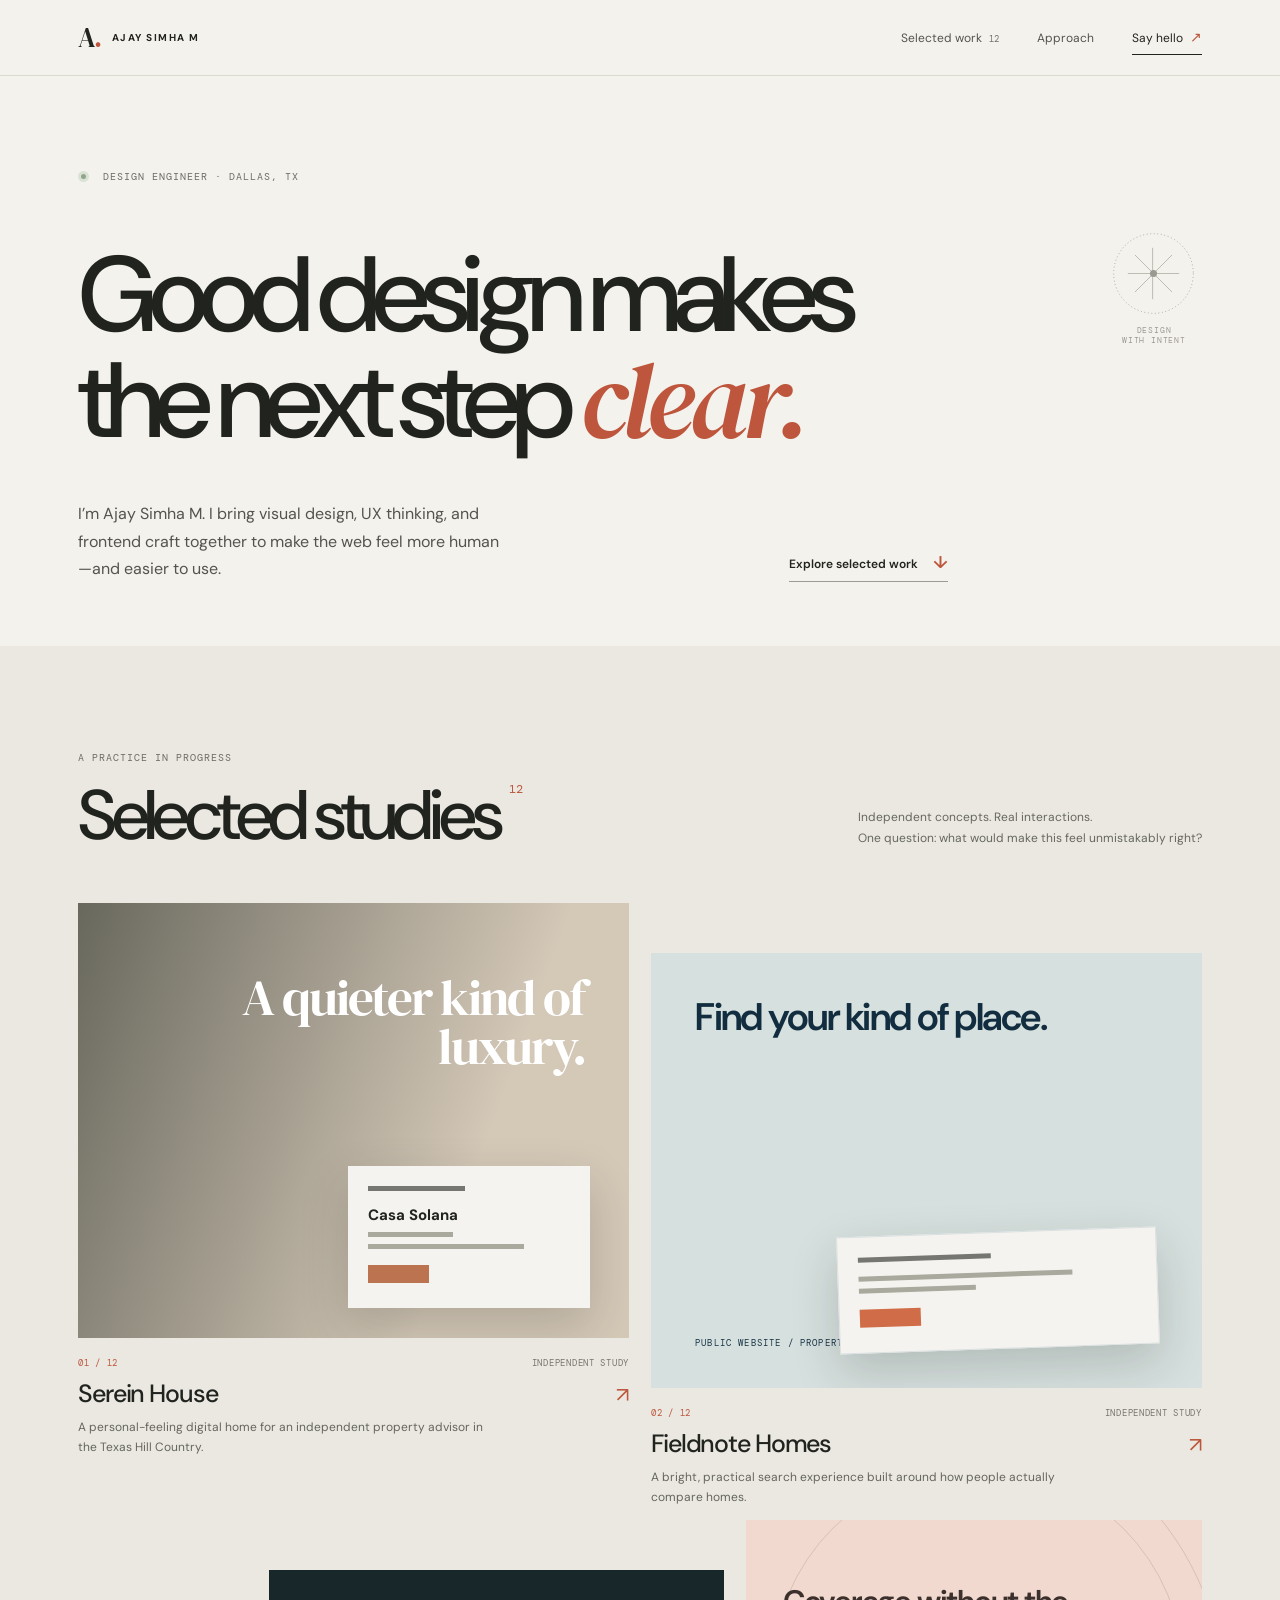
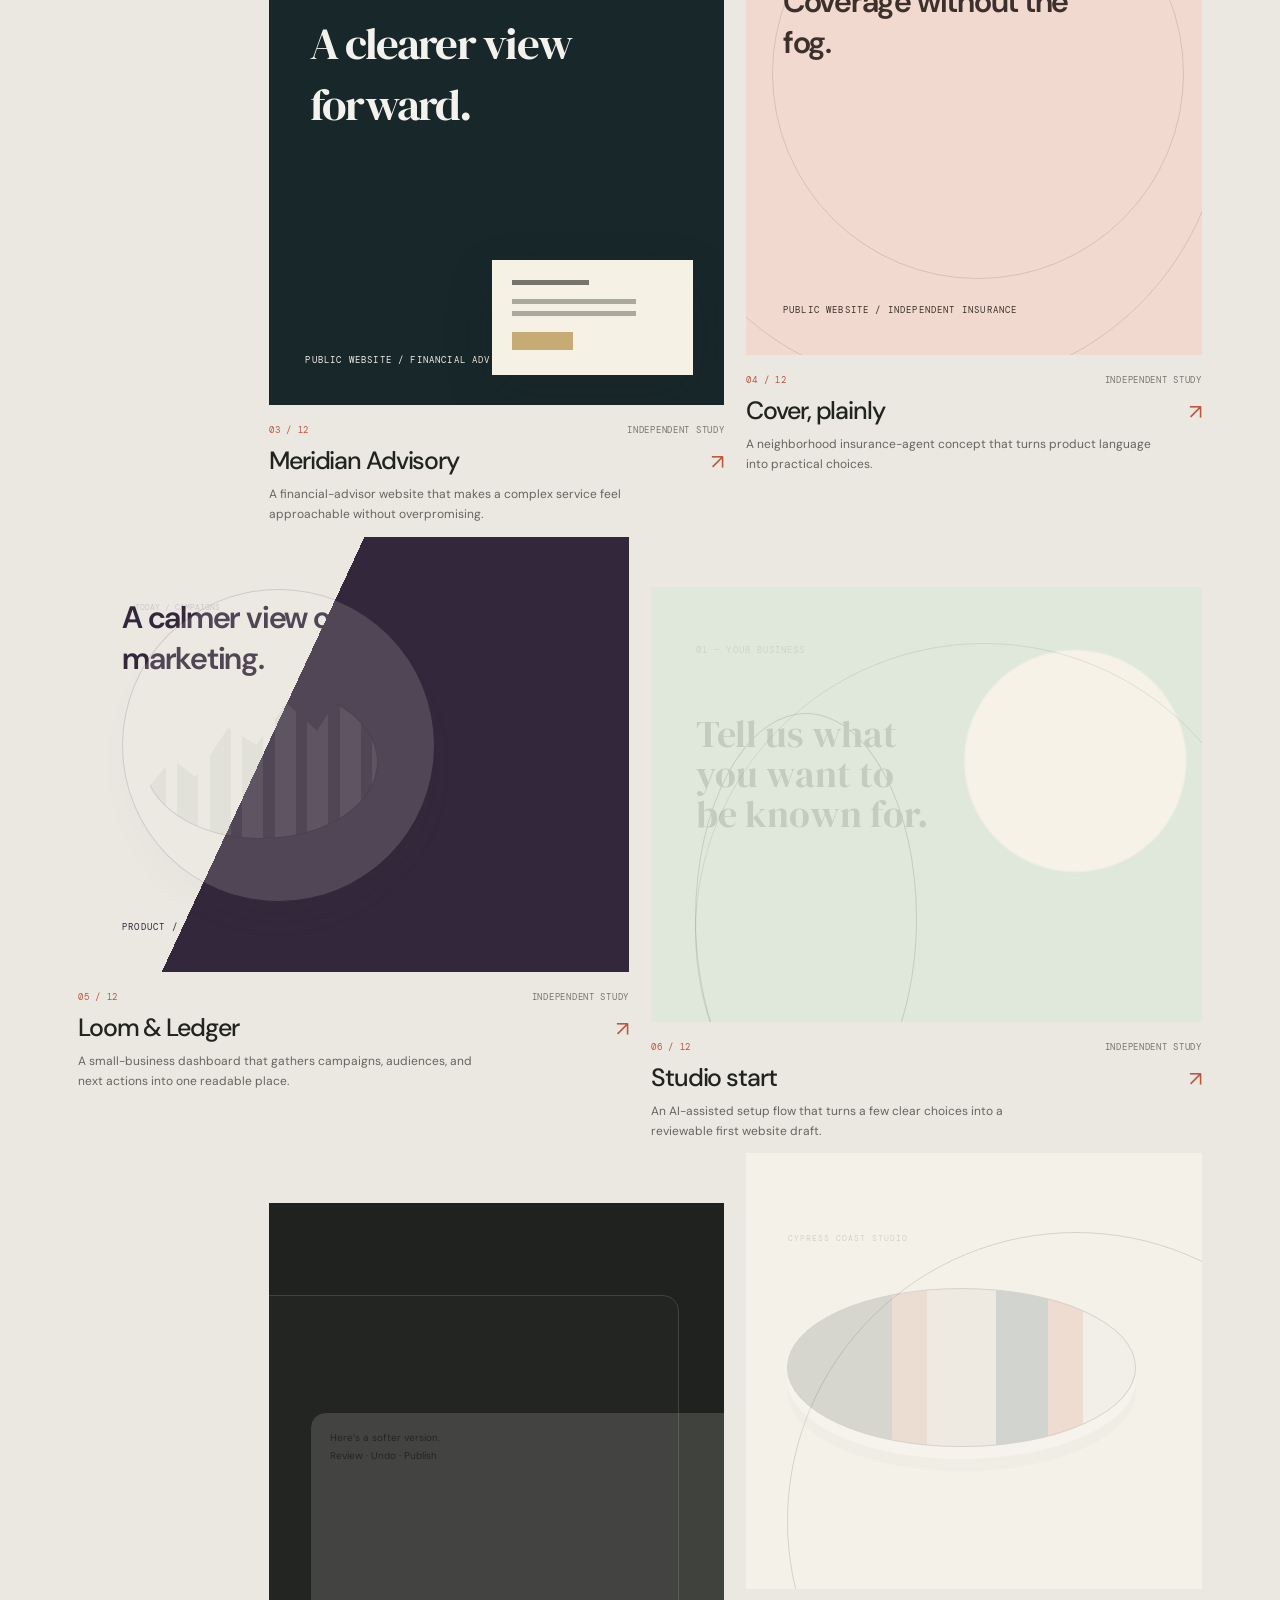
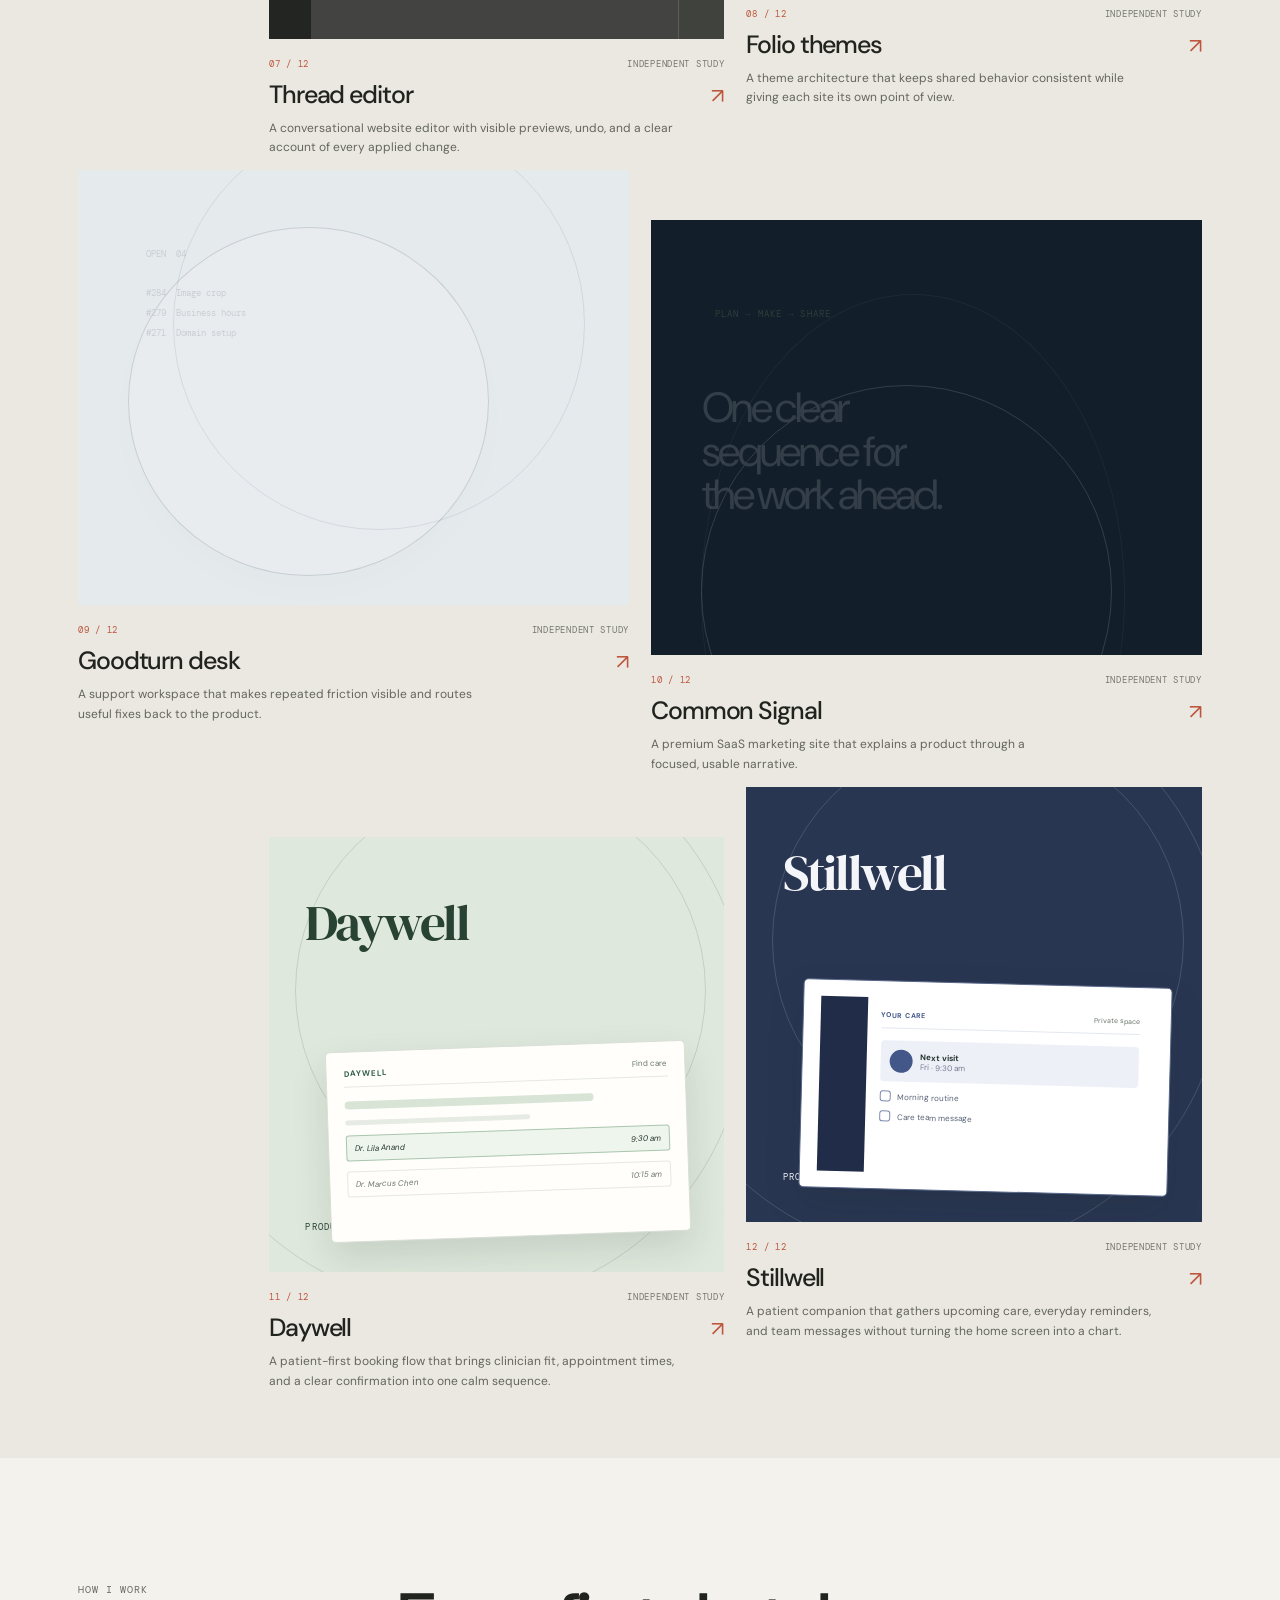
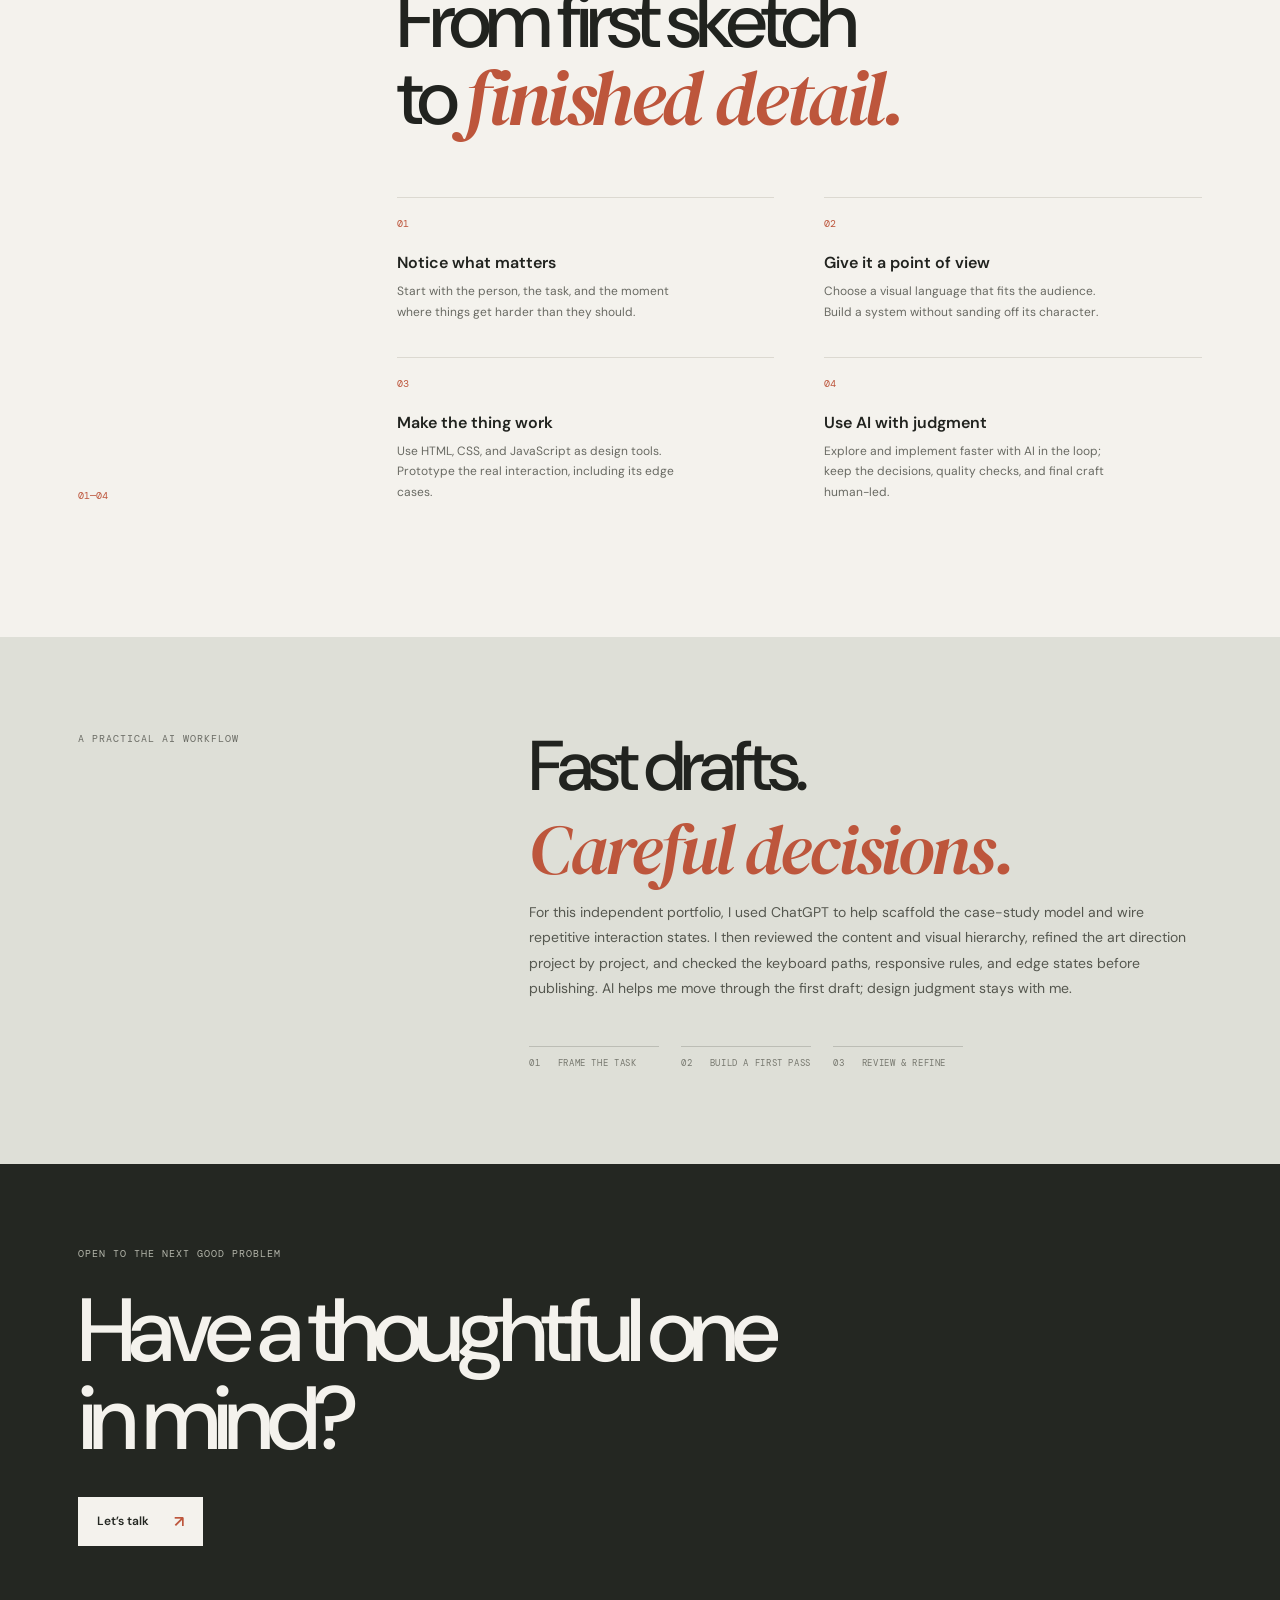
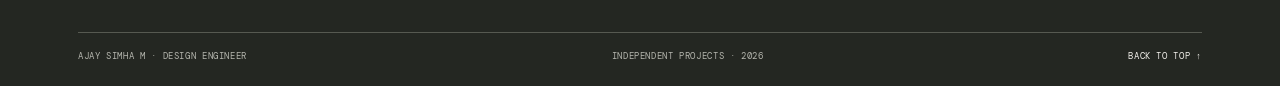
<file: index.html>
<!doctype html>
<html lang="en">
<head>
  <meta charset="utf-8"><meta name="viewport" content="width=device-width, initial-scale=1">
  <meta name="theme-color" content="#f4f2ed">
  <meta name="description" content="Ajay Simha M is a design engineer working across visual design, UX, and frontend implementation. Explore twelve independent web and product design studies.">
  <meta property="og:title" content="Ajay Simha M — Design Engineer"><meta property="og:description" content="Twelve independent design and engineering studies. Thoughtful websites, useful product interfaces, and systems that scale.">
  <title>Ajay Simha M — Design Engineer</title>
  <link rel="preconnect" href="https://fonts.googleapis.com"><link rel="preconnect" href="https://fonts.gstatic.com" crossorigin>
  <link href="https://fonts.googleapis.com/css2?family=DM+Mono:wght@400;500&family=DM+Sans:wght@400;500;600;700&family=DM+Serif+Display:ital@0;1&display=swap" rel="stylesheet">
  <link rel="stylesheet" href="styles.css">
</head>
<body>
<a class="skip-link" href="#main">Skip to content</a>
<header class="site-header" id="top"><a class="wordmark" href="#/" aria-label="Ajay Simha M, home"><span class="monogram">A<span>.</span></span><span>AJAY SIMHA M</span></a><nav class="desktop-nav" aria-label="Main navigation"><a href="#work">Selected work <span>12</span></a><a href="#approach">Approach</a><a class="nav-contact" href="mailto:ajaysimha88@gmail.com">Say hello <span aria-hidden="true">↗</span></a></nav><button class="menu-toggle" aria-label="Open navigation" aria-expanded="false"><i></i><i></i></button></header>
<main id="main">
  <div id="home-view">
    <section class="hero" aria-labelledby="hero-title">
      <div class="hero-kicker"><span class="status-dot"></span> DESIGN ENGINEER · DALLAS, TX</div>
      <h1 id="hero-title">Good design makes<br>the next step <em>clear.</em></h1>
      <div class="hero-bottom"><p>I’m Ajay Simha M. I bring visual design, UX thinking, and frontend craft together to make the web feel more human—and easier to use.</p><a class="text-link" href="#work">Explore selected work <span>↓</span></a></div>
      <div class="hero-stamp" aria-hidden="true"><svg viewBox="0 0 96 96"><circle cx="48" cy="48" r="45" fill="none" stroke="currentColor" stroke-dasharray="1 3"/><path d="M47 19v58M19 48h58M27 27l42 42M69 27 27 69" stroke="currentColor" stroke-width=".7"/><circle cx="48" cy="48" r="4" fill="currentColor"/></svg><span>DESIGN<br>WITH INTENT</span></div>
    </section>
    <section class="work-section" id="work" aria-labelledby="work-title">
      <div class="section-heading"><div><div class="eyebrow">A PRACTICE IN PROGRESS</div><h2 id="work-title">Selected studies<span class="superscript">12</span></h2></div><p>Independent concepts. Real interactions.<br>One question: what would make this feel unmistakably right?</p></div>
      <div class="project-grid" id="project-grid"></div>
    </section>
    <section class="approach-section" id="approach">
      <div class="approach-label"><div class="eyebrow">HOW I WORK</div><div class="section-index">01—04</div></div>
      <div class="approach-content"><h2>From first sketch<br>to <em>finished detail.</em></h2><div class="approach-grid"><article><span>01</span><h3>Notice what matters</h3><p>Start with the person, the task, and the moment where things get harder than they should.</p></article><article><span>02</span><h3>Give it a point of view</h3><p>Choose a visual language that fits the audience. Build a system without sanding off its character.</p></article><article><span>03</span><h3>Make the thing work</h3><p>Use HTML, CSS, and JavaScript as design tools. Prototype the real interaction, including its edge cases.</p></article><article><span>04</span><h3>Use AI with judgment</h3><p>Explore and implement faster with AI in the loop; keep the decisions, quality checks, and final craft human-led.</p></article></div></div>
    </section>
    <section class="ai-method" aria-labelledby="ai-title"><div class="eyebrow">A PRACTICAL AI WORKFLOW</div><div><h2 id="ai-title">Fast drafts.<br><em>Careful decisions.</em></h2><p>For this independent portfolio, I used ChatGPT to help scaffold the case-study model and wire repetitive interaction states. I then reviewed the content and visual hierarchy, refined the art direction project by project, and checked the keyboard paths, responsive rules, and edge states before publishing. AI helps me move through the first draft; design judgment stays with me.</p></div><div class="ai-steps"><span>01 &nbsp; FRAME THE TASK</span><span>02 &nbsp; BUILD A FIRST PASS</span><span>03 &nbsp; REVIEW & REFINE</span></div></section>
    <section class="closing"><div class="eyebrow">OPEN TO THE NEXT GOOD PROBLEM</div><h2>Have a thoughtful one<br>in mind?</h2><a class="button button-light" href="mailto:ajaysimha88@gmail.com">Let’s talk <span>↗</span></a><div class="closing-foot"><span>AJAY SIMHA M · DESIGN ENGINEER</span><span>INDEPENDENT PROJECTS · 2026</span><a href="#top">BACK TO TOP ↑</a></div></section>
  </div>
  <div id="project-view" hidden></div>
</main>
<div class="toast" role="status" aria-live="polite"></div>
<script src="app.js" defer></script>
<script src="additional-projects.js" defer></script>
</body></html>
</file>
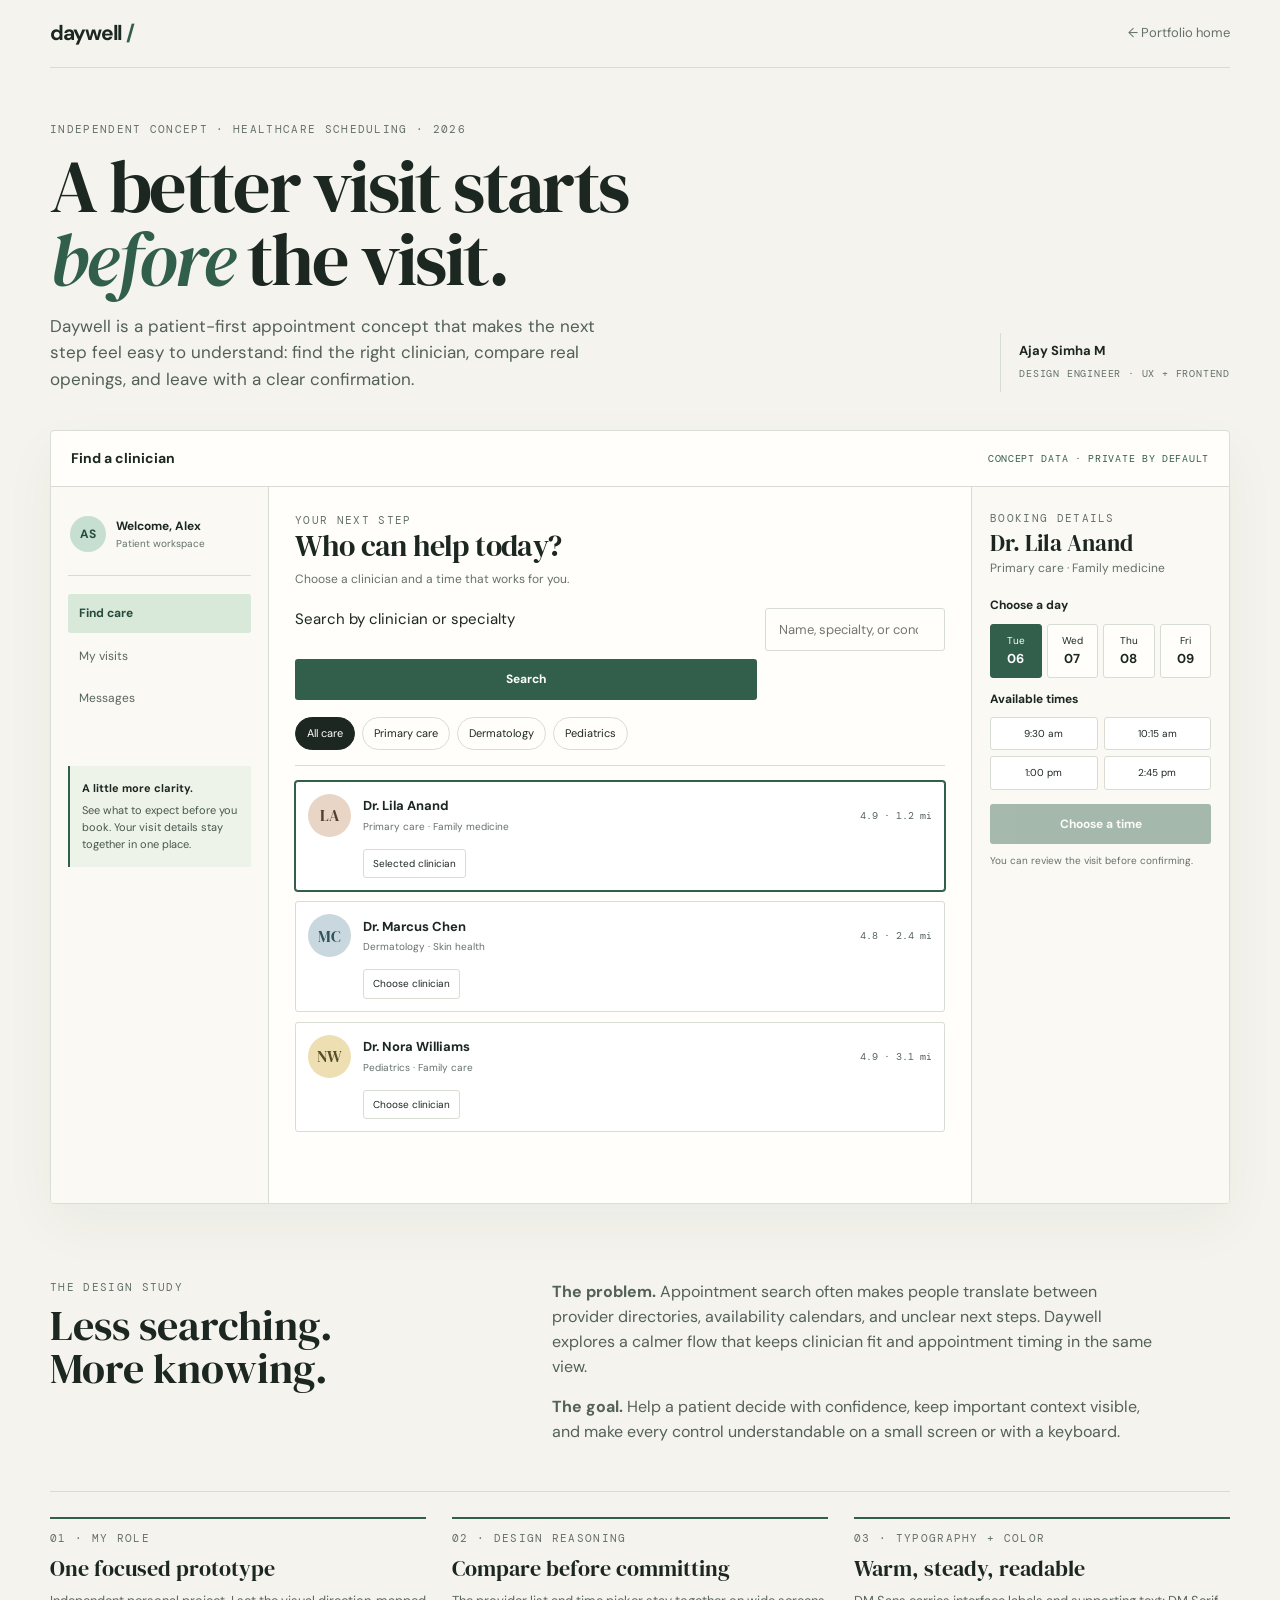
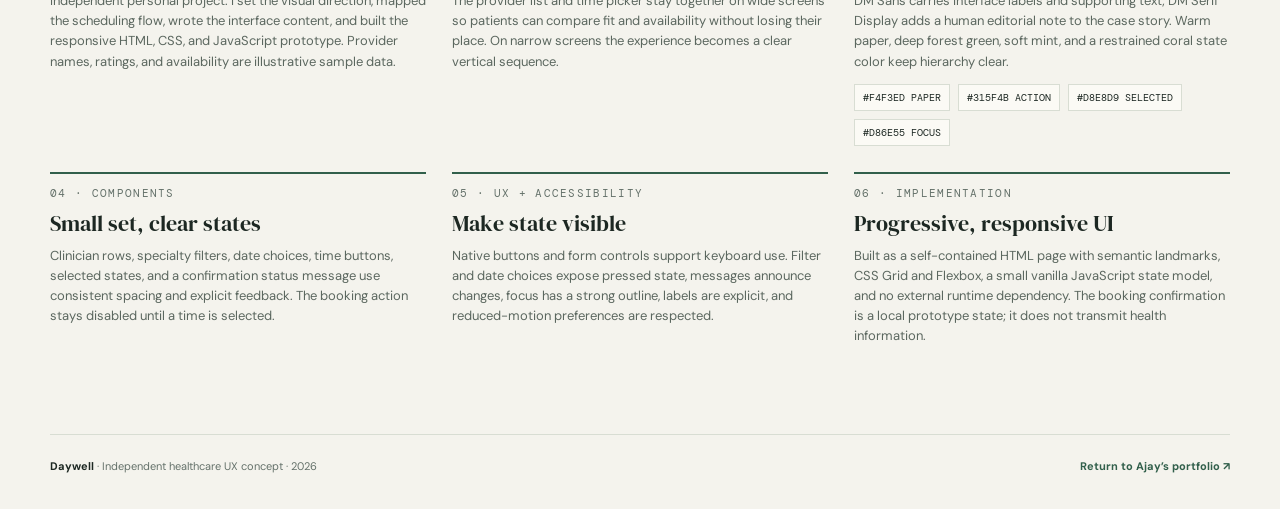
<file: patient-appointments.html>
<!doctype html>
<html lang="en">
<head>
  <meta charset="utf-8">
  <meta name="viewport" content="width=device-width, initial-scale=1">
  <meta name="theme-color" content="#f4f3ed">
  <meta name="description" content="An independent patient appointment scheduling concept by Ajay Simha M.">
  <title>Daywell — Patient appointment concept by Ajay Simha M</title>
  <link rel="preconnect" href="https://fonts.googleapis.com">
  <link rel="preconnect" href="https://fonts.gstatic.com" crossorigin>
  <link href="https://fonts.googleapis.com/css2?family=DM+Mono:wght@400;500&family=DM+Sans:wght@400;500;600;700&family=DM+Serif+Display:ital@0;1&display=swap" rel="stylesheet">
  <style>
    :root{--paper:#f4f3ed;--white:#fffefa;--ink:#1c2722;--muted:#64716a;--line:#d8ddd3;--green:#315f4b;--mint:#d8e8d9;--coral:#d86e55;--gold:#e4c977;--serif:"DM Serif Display",Georgia,serif;--sans:"DM Sans",Arial,sans-serif;--mono:"DM Mono",monospace}
    *{box-sizing:border-box}html{scroll-behavior:smooth}body{margin:0;background:var(--paper);color:var(--ink);font-family:var(--sans);font-size:15px;line-height:1.55}button,a{font:inherit}a{color:inherit;text-decoration:none}button{color:inherit}button:focus-visible,a:focus-visible{outline:3px solid var(--coral);outline-offset:3px}.wrap{width:min(1180px,calc(100% - 48px));margin:auto}.topbar{height:68px;border-bottom:1px solid var(--line);display:flex;align-items:center;justify-content:space-between}.wordmark{font-weight:700;letter-spacing:-.06em;font-size:21px}.wordmark span{color:var(--green)}.toplink{font-size:13px;color:var(--muted)}.intro{padding:54px 0 38px;display:grid;grid-template-columns:1fr auto;align-items:end;gap:24px}.eyebrow,.mono{font:11px var(--mono);letter-spacing:.12em;text-transform:uppercase;color:var(--muted)}h1,h2,h3,p{margin-top:0}h1{font:clamp(44px,7vw,74px)/.98 var(--serif);letter-spacing:-.035em;max-width:700px;margin:14px 0 18px}h1 em{color:var(--green);font-weight:400}.intro p{max-width:570px;color:#526058;font-size:17px;margin-bottom:0}.study-stamp{border-left:1px solid var(--line);padding:8px 0 8px 18px;min-width:170px}.study-stamp strong{display:block;font-size:13px}.study-stamp span{font:10px var(--mono);color:var(--muted);letter-spacing:.08em}
    .demo{background:var(--white);border:1px solid #d9ded6;box-shadow:0 20px 55px #203c2e0b;border-radius:4px;overflow:hidden}.demo-head{min-height:56px;padding:14px 20px;border-bottom:1px solid var(--line);display:flex;justify-content:space-between;align-items:center;gap:12px}.demo-head strong{font-size:14px}.secure{font:10px var(--mono);letter-spacing:.07em;color:var(--green)}.app{display:grid;grid-template-columns:218px minmax(0,1fr) 258px;min-height:612px}.rail{padding:25px 17px;border-right:1px solid var(--line);background:#faf9f4}.patient{display:flex;align-items:center;gap:10px;padding:4px 2px 23px;border-bottom:1px solid var(--line);font-size:12px}.avatar{display:grid;place-items:center;width:36px;height:36px;border-radius:50%;background:#c6dfd0;color:#264d3d;font-weight:700}.patient small{display:block;color:var(--muted);font-size:10px}.railnav{display:grid;gap:4px;padding-top:18px}.railnav button{border:0;background:transparent;text-align:left;padding:10px 11px;border-radius:3px;color:#59665e;font-size:12px;cursor:pointer}.railnav button.active{background:var(--mint);color:#274b3a;font-weight:700}.rail-note{margin-top:48px;padding:14px 12px;background:#eef3e9;border-left:2px solid var(--green);font-size:11px;color:#46574d}.rail-note b{display:block;margin-bottom:5px;color:var(--ink)}.main{padding:26px 26px 30px;min-width:0}.main-top{display:flex;align-items:flex-start;justify-content:space-between;gap:20px}.main h2{font:30px/1.05 var(--serif);letter-spacing:-.02em;margin:3px 0 8px}.subtle{color:var(--muted);font-size:12px}.search{margin:20px 0 17px;display:grid;grid-template-columns:1fr auto;gap:8px}.search input{min-width:0;border:1px solid var(--line);background:#fffefa;border-radius:3px;padding:12px 13px;font:13px var(--sans)}.search button,.primary{border:0;background:var(--green);color:white;border-radius:3px;padding:11px 15px;font-weight:700;font-size:12px;cursor:pointer}.filters{display:flex;gap:7px;overflow:auto;padding:0 0 15px;border-bottom:1px solid var(--line)}.filter{white-space:nowrap;border:1px solid var(--line);background:transparent;border-radius:100px;padding:7px 11px;font-size:11px;cursor:pointer}.filter[aria-pressed=true]{background:var(--ink);border-color:var(--ink);color:white}.provider-list{display:grid;gap:10px;padding-top:15px}.provider{display:grid;grid-template-columns:43px minmax(0,1fr) auto;align-items:center;gap:12px;border:1px solid var(--line);padding:12px 12px;background:white;border-radius:3px}.provider[hidden]{display:none}.portrait{height:43px;width:43px;display:grid;place-items:center;background:#e8d5c5;color:#543e31;border-radius:50%;font:16px var(--serif)}.portrait.blue{background:#c8d8de;color:#31535c}.portrait.yellow{background:#eddfb1;color:#564e2a}.provider h3{font-size:13px;margin:0 0 2px}.provider p{font-size:10px;color:var(--muted);margin:0}.provider .rating{font:10px var(--mono);color:#56655d}.provider .select-provider{grid-column:2/4;justify-self:start;padding:6px 9px;border:1px solid var(--line);background:transparent;border-radius:3px;font-size:10px;cursor:pointer}.provider.selected{border-color:var(--green);box-shadow:0 0 0 1px var(--green)}.right{padding:24px 18px;border-left:1px solid var(--line);background:#faf9f4}.right h3{font-size:12px;margin:5px 0 8px}.right .selected-name{font:23px/1.05 var(--serif);margin:6px 0 4px}.calendar{margin-top:18px}.week{display:grid;grid-template-columns:repeat(4,1fr);gap:5px;margin:10px 0 12px}.date{border:1px solid var(--line);background:#fffefa;padding:8px 2px;border-radius:3px;cursor:pointer;text-align:center;font-size:10px}.date b{display:block;font-size:13px}.date[aria-pressed=true]{background:var(--green);color:white;border-color:var(--green)}.slots{display:grid;grid-template-columns:1fr 1fr;gap:6px}.slot{border:1px solid var(--line);background:white;padding:8px 5px;border-radius:3px;font-size:10px;cursor:pointer}.slot[aria-pressed=true]{border-color:var(--coral);background:#fff4ef;color:#803b29;box-shadow:inset 0 0 0 1px var(--coral)}.book{width:100%;margin-top:14px}.book:disabled{opacity:.42;cursor:not-allowed}.hint{font-size:10px;color:var(--muted);margin:9px 0 0}.message{min-height:20px;margin-top:10px;color:var(--green);font-size:11px}.case{padding:76px 0 88px}.case-head{display:grid;grid-template-columns:.8fr 1.2fr;gap:50px;padding-bottom:30px;border-bottom:1px solid var(--line)}.case-head h2{font:42px/1.02 var(--serif);margin:10px 0 0;max-width:370px}.case-head p{color:#536158;max-width:600px;font-size:16px}.case-grid{display:grid;grid-template-columns:repeat(3,1fr);gap:26px;padding-top:25px}.case-grid article{padding-top:12px;border-top:2px solid var(--green)}.case-grid h3{font:22px var(--serif);margin:8px 0}.case-grid p{font-size:13px;color:#5b675f;margin:0}.tokens{display:flex;flex-wrap:wrap;gap:8px;margin-top:12px}.token{font:10px var(--mono);border:1px solid var(--line);padding:6px 8px;background:#fbfaf5}.footer{border-top:1px solid var(--line);padding:23px 0 34px;display:flex;justify-content:space-between;gap:16px;color:var(--muted);font-size:11px}.footer strong{color:var(--ink)}.return{color:var(--green);font-weight:700}
    @media(max-width:980px){.app{grid-template-columns:180px minmax(0,1fr)}.right{grid-column:1/-1;border-left:0;border-top:1px solid var(--line);display:grid;grid-template-columns:1fr 1.4fr;gap:18px;align-items:start}.calendar{margin:0}.week{grid-template-columns:repeat(4,1fr)}.rail-note{margin-top:25px}}
    @media(max-width:650px){.wrap{width:min(100% - 28px,1180px)}.topbar{height:58px}.intro{padding:37px 0 25px;grid-template-columns:1fr}.study-stamp{border-left:0;border-top:1px solid var(--line);padding:12px 0 0;min-width:0}.demo-head{padding:12px 14px}.app{display:flex;flex-direction:column}.rail{border-right:0;border-bottom:1px solid var(--line);padding:13px 13px 9px}.patient{padding:0;border-bottom:0}.railnav{display:flex;overflow:auto;padding:11px 0 0}.railnav button{white-space:nowrap}.rail-note{display:none}.main{padding:21px 14px}.main h2{font-size:27px}.main-top{display:block}.provider{grid-template-columns:38px minmax(0,1fr);gap:9px;padding:10px}.portrait{width:38px;height:38px}.provider .rating{grid-column:2}.provider .select-provider{grid-column:2}.right{display:block;padding:19px 14px}.calendar{margin-top:18px}.case{padding:52px 0 62px}.case-head{grid-template-columns:1fr;gap:13px}.case-head h2{font-size:35px}.case-grid{grid-template-columns:1fr;gap:20px}.footer{flex-direction:column}.secure{max-width:110px;text-align:right}}
    @media(prefers-reduced-motion:reduce){html{scroll-behavior:auto}*,*::before,*::after{animation-duration:.01ms!important;transition-duration:.01ms!important}}
  </style>
</head>
<body>
  <header class="wrap topbar"><a class="wordmark" href="https://ajaysimha0107.github.io/ajay-simha-design-engineer-portfolio/" aria-label="Ajay Simha M portfolio home">daywell<span> /</span></a><a class="toplink" href="https://ajaysimha0107.github.io/ajay-simha-design-engineer-portfolio/">← Portfolio home</a></header>
  <main class="wrap">
    <section class="intro" aria-labelledby="page-title">
      <div><div class="eyebrow">Independent concept · Healthcare scheduling · 2026</div><h1 id="page-title">A better visit starts <em>before</em> the visit.</h1><p>Daywell is a patient-first appointment concept that makes the next step feel easy to understand: find the right clinician, compare real openings, and leave with a clear confirmation.</p></div>
      <div class="study-stamp"><strong>Ajay Simha M</strong><span>DESIGN ENGINEER · UX + FRONTEND</span></div>
    </section>
    <section class="demo" aria-labelledby="demo-title">
      <div class="demo-head"><strong id="demo-title">Find a clinician</strong><span class="secure">CONCEPT DATA · PRIVATE BY DEFAULT</span></div>
      <div class="app">
        <aside class="rail" aria-label="Patient account">
          <div class="patient"><div class="avatar" aria-hidden="true">AS</div><div><strong>Welcome, Alex</strong><small>Patient workspace</small></div></div>
          <nav class="railnav" aria-label="Patient navigation"><button class="active" type="button">Find care</button><button type="button" data-demo-nav>My visits</button><button type="button" data-demo-nav>Messages</button></nav>
          <div class="rail-note"><b>A little more clarity.</b>See what to expect before you book. Your visit details stay together in one place.</div>
        </aside>
        <section class="main" aria-label="Clinician search">
          <div class="main-top"><div><div class="eyebrow">Your next step</div><h2>Who can help today?</h2><div class="subtle">Choose a clinician and a time that works for you.</div></div></div>
          <form class="search" id="search-form"><label class="sr-only" for="care-search">Search by clinician or specialty</label><input id="care-search" type="search" placeholder="Name, specialty, or concern" autocomplete="off"><button type="submit">Search</button></form>
          <div class="filters" role="group" aria-label="Filter clinicians by specialty"><button class="filter" type="button" aria-pressed="true" data-filter="all">All care</button><button class="filter" type="button" aria-pressed="false" data-filter="Primary care">Primary care</button><button class="filter" type="button" aria-pressed="false" data-filter="Dermatology">Dermatology</button><button class="filter" type="button" aria-pressed="false" data-filter="Pediatrics">Pediatrics</button></div>
          <div class="provider-list" id="providers">
            <article class="provider selected" data-provider="Lila Anand" data-specialty="Primary care"><div class="portrait">LA</div><div><h3>Dr. Lila Anand</h3><p>Primary care · Family medicine</p></div><span class="rating">4.9 · 1.2 mi</span><button class="select-provider" type="button" aria-pressed="true">Selected clinician</button></article>
            <article class="provider" data-provider="Marcus Chen" data-specialty="Dermatology"><div class="portrait blue">MC</div><div><h3>Dr. Marcus Chen</h3><p>Dermatology · Skin health</p></div><span class="rating">4.8 · 2.4 mi</span><button class="select-provider" type="button" aria-pressed="false">Choose clinician</button></article>
            <article class="provider" data-provider="Nora Williams" data-specialty="Pediatrics"><div class="portrait yellow">NW</div><div><h3>Dr. Nora Williams</h3><p>Pediatrics · Family care</p></div><span class="rating">4.9 · 3.1 mi</span><button class="select-provider" type="button" aria-pressed="false">Choose clinician</button></article>
          </div>
          <p class="message" id="search-status" role="status" aria-live="polite"></p>
        </section>
        <aside class="right" aria-label="Choose an appointment time">
          <div><div class="eyebrow">Booking details</div><h3 class="selected-name" id="selected-name">Dr. Lila Anand</h3><div class="subtle" id="selected-specialty">Primary care · Family medicine</div><div class="calendar"><h3>Choose a day</h3><div class="week" role="group" aria-label="Available dates"><button class="date" type="button" aria-pressed="true" data-date="Tue, Oct 6"><span>Tue</span><b>06</b></button><button class="date" type="button" aria-pressed="false" data-date="Wed, Oct 7"><span>Wed</span><b>07</b></button><button class="date" type="button" aria-pressed="false" data-date="Thu, Oct 8"><span>Thu</span><b>08</b></button><button class="date" type="button" aria-pressed="false" data-date="Fri, Oct 9"><span>Fri</span><b>09</b></button></div></div></div>
          <div><h3>Available times</h3><div class="slots" role="group" aria-label="Appointment time slots"><button class="slot" type="button" aria-pressed="false">9:30 am</button><button class="slot" type="button" aria-pressed="false">10:15 am</button><button class="slot" type="button" aria-pressed="false">1:00 pm</button><button class="slot" type="button" aria-pressed="false">2:45 pm</button></div><button class="primary book" id="book-button" type="button" disabled>Choose a time</button><p class="hint">You can review the visit before confirming.</p><p class="message" id="booking-status" role="status" aria-live="polite"></p></div>
        </aside>
      </div>
    </section>
    <section class="case" aria-labelledby="case-title">
      <div class="case-head"><div><div class="eyebrow">The design study</div><h2 id="case-title">Less searching. More knowing.</h2></div><div><p><strong>The problem.</strong> Appointment search often makes people translate between provider directories, availability calendars, and unclear next steps. Daywell explores a calmer flow that keeps clinician fit and appointment timing in the same view.</p><p><strong>The goal.</strong> Help a patient decide with confidence, keep important context visible, and make every control understandable on a small screen or with a keyboard.</p></div></div>
      <div class="case-grid">
        <article><div class="eyebrow">01 · My role</div><h3>One focused prototype</h3><p>Independent personal project. I set the visual direction, mapped the scheduling flow, wrote the interface content, and built the responsive HTML, CSS, and JavaScript prototype. Provider names, ratings, and availability are illustrative sample data.</p></article>
        <article><div class="eyebrow">02 · Design reasoning</div><h3>Compare before committing</h3><p>The provider list and time picker stay together on wide screens so patients can compare fit and availability without losing their place. On narrow screens the experience becomes a clear vertical sequence.</p></article>
        <article><div class="eyebrow">03 · Typography + color</div><h3>Warm, steady, readable</h3><p>DM Sans carries interface labels and supporting text; DM Serif Display adds a human editorial note to the case story. Warm paper, deep forest green, soft mint, and a restrained coral state color keep hierarchy clear.</p><div class="tokens"><span class="token">#F4F3ED PAPER</span><span class="token">#315F4B ACTION</span><span class="token">#D8E8D9 SELECTED</span><span class="token">#D86E55 FOCUS</span></div></article>
        <article><div class="eyebrow">04 · Components</div><h3>Small set, clear states</h3><p>Clinician rows, specialty filters, date choices, time buttons, selected states, and a confirmation status message use consistent spacing and explicit feedback. The booking action stays disabled until a time is selected.</p></article>
        <article><div class="eyebrow">05 · UX + accessibility</div><h3>Make state visible</h3><p>Native buttons and form controls support keyboard use. Filter and date choices expose pressed state, messages announce changes, focus has a strong outline, labels are explicit, and reduced-motion preferences are respected.</p></article>
        <article><div class="eyebrow">06 · Implementation</div><h3>Progressive, responsive UI</h3><p>Built as a self-contained HTML page with semantic landmarks, CSS Grid and Flexbox, a small vanilla JavaScript state model, and no external runtime dependency. The booking confirmation is a local prototype state; it does not transmit health information.</p></article>
      </div>
    </section>
    <footer class="footer"><span><strong>Daywell</strong> · Independent healthcare UX concept · 2026</span><a class="return" href="https://ajaysimha0107.github.io/ajay-simha-design-engineer-portfolio/">Return to Ajay’s portfolio ↗</a></footer>
  </main>
  <script>
    (function(){
      const providers=Array.from(document.querySelectorAll(".provider"));
      const searchInput=document.getElementById("care-search");
      const searchStatus=document.getElementById("search-status");
      let specialty="all",selectedDate="Tue, Oct 6",selectedTime="",selectedProvider=providers[0];
      function applyFilters(){
        const q=searchInput.value.trim().toLowerCase();let shown=0;
        providers.forEach(function(card){
          const matchSpecialty=specialty==="all"||card.dataset.specialty===specialty;
          const matchQuery=!q||card.innerText.toLowerCase().includes(q);
          card.hidden=!(matchSpecialty&&matchQuery);if(!card.hidden)shown++;
        });
        searchStatus.textContent=shown===0?"No clinicians match that search. Try another name or specialty.":(q||specialty!=="all"?shown+" clinician"+(shown===1?"":"s")+" shown.":"");
      }
      document.querySelectorAll("[data-filter]").forEach(function(button){button.addEventListener("click",function(){
        specialty=button.dataset.filter;
        document.querySelectorAll("[data-filter]").forEach(function(other){other.setAttribute("aria-pressed",String(other===button));});
        applyFilters();
      });});
      document.getElementById("search-form").addEventListener("submit",function(e){e.preventDefault();applyFilters();});
      searchInput.addEventListener("input",applyFilters);
      providers.forEach(function(card){card.querySelector(".select-provider").addEventListener("click",function(){
        selectedProvider=card;providers.forEach(function(other){other.classList.toggle("selected",other===card);const b=other.querySelector(".select-provider");b.setAttribute("aria-pressed",String(other===card));b.textContent=other===card?"Selected clinician":"Choose clinician";});
        selectedTime="";document.querySelectorAll(".slot").forEach(function(slot){slot.setAttribute("aria-pressed","false");});const book=document.getElementById("book-button");book.disabled=true;book.textContent="Choose a time";delete book.dataset.confirmed;
        document.getElementById("selected-name").textContent="Dr. "+card.dataset.provider;
        document.getElementById("selected-specialty").textContent=card.dataset.specialty+" · Visit";
        document.getElementById("booking-status").textContent="";
      });});
      document.querySelectorAll(".date").forEach(function(button){button.addEventListener("click",function(){
        selectedDate=button.dataset.date;document.querySelectorAll(".date").forEach(function(other){other.setAttribute("aria-pressed",String(other===button));});
        selectedTime="";document.querySelectorAll(".slot").forEach(function(slot){slot.setAttribute("aria-pressed","false");});const book=document.getElementById("book-button");book.disabled=true;book.textContent="Choose a time";delete book.dataset.confirmed;
        document.getElementById("booking-status").textContent="Showing openings for "+selectedDate+".";
      });});
      document.querySelectorAll(".slot").forEach(function(button){button.addEventListener("click",function(){
        selectedTime=button.textContent.trim();document.querySelectorAll(".slot").forEach(function(other){other.setAttribute("aria-pressed",String(other===button));});
        const book=document.getElementById("book-button");book.disabled=false;book.textContent="Review appointment";delete book.dataset.confirmed;document.getElementById("booking-status").textContent=selectedTime+" selected for "+selectedDate+".";
      });});
      document.getElementById("book-button").addEventListener("click",function(){
        if(!selectedTime)return;
        const status=document.getElementById("booking-status");
        if(this.dataset.confirmed==="true"){status.textContent="Your concept visit with Dr. "+selectedProvider.dataset.provider+" is confirmed for "+selectedDate+" at "+selectedTime+".";this.textContent="Appointment confirmed";return;}
        status.textContent="Review: Dr. "+selectedProvider.dataset.provider+" · "+selectedDate+" · "+selectedTime+". Select again to confirm this concept booking.";
        this.textContent="Confirm this visit";this.dataset.confirmed="true";
      });
      document.querySelectorAll("[data-demo-nav]").forEach(function(button){button.addEventListener("click",function(){document.getElementById("booking-status").textContent=button.textContent+" is outside this scheduling prototype. Your current booking choices are still here.";});});
    })();
  </script>
</body>
</html>
</file>
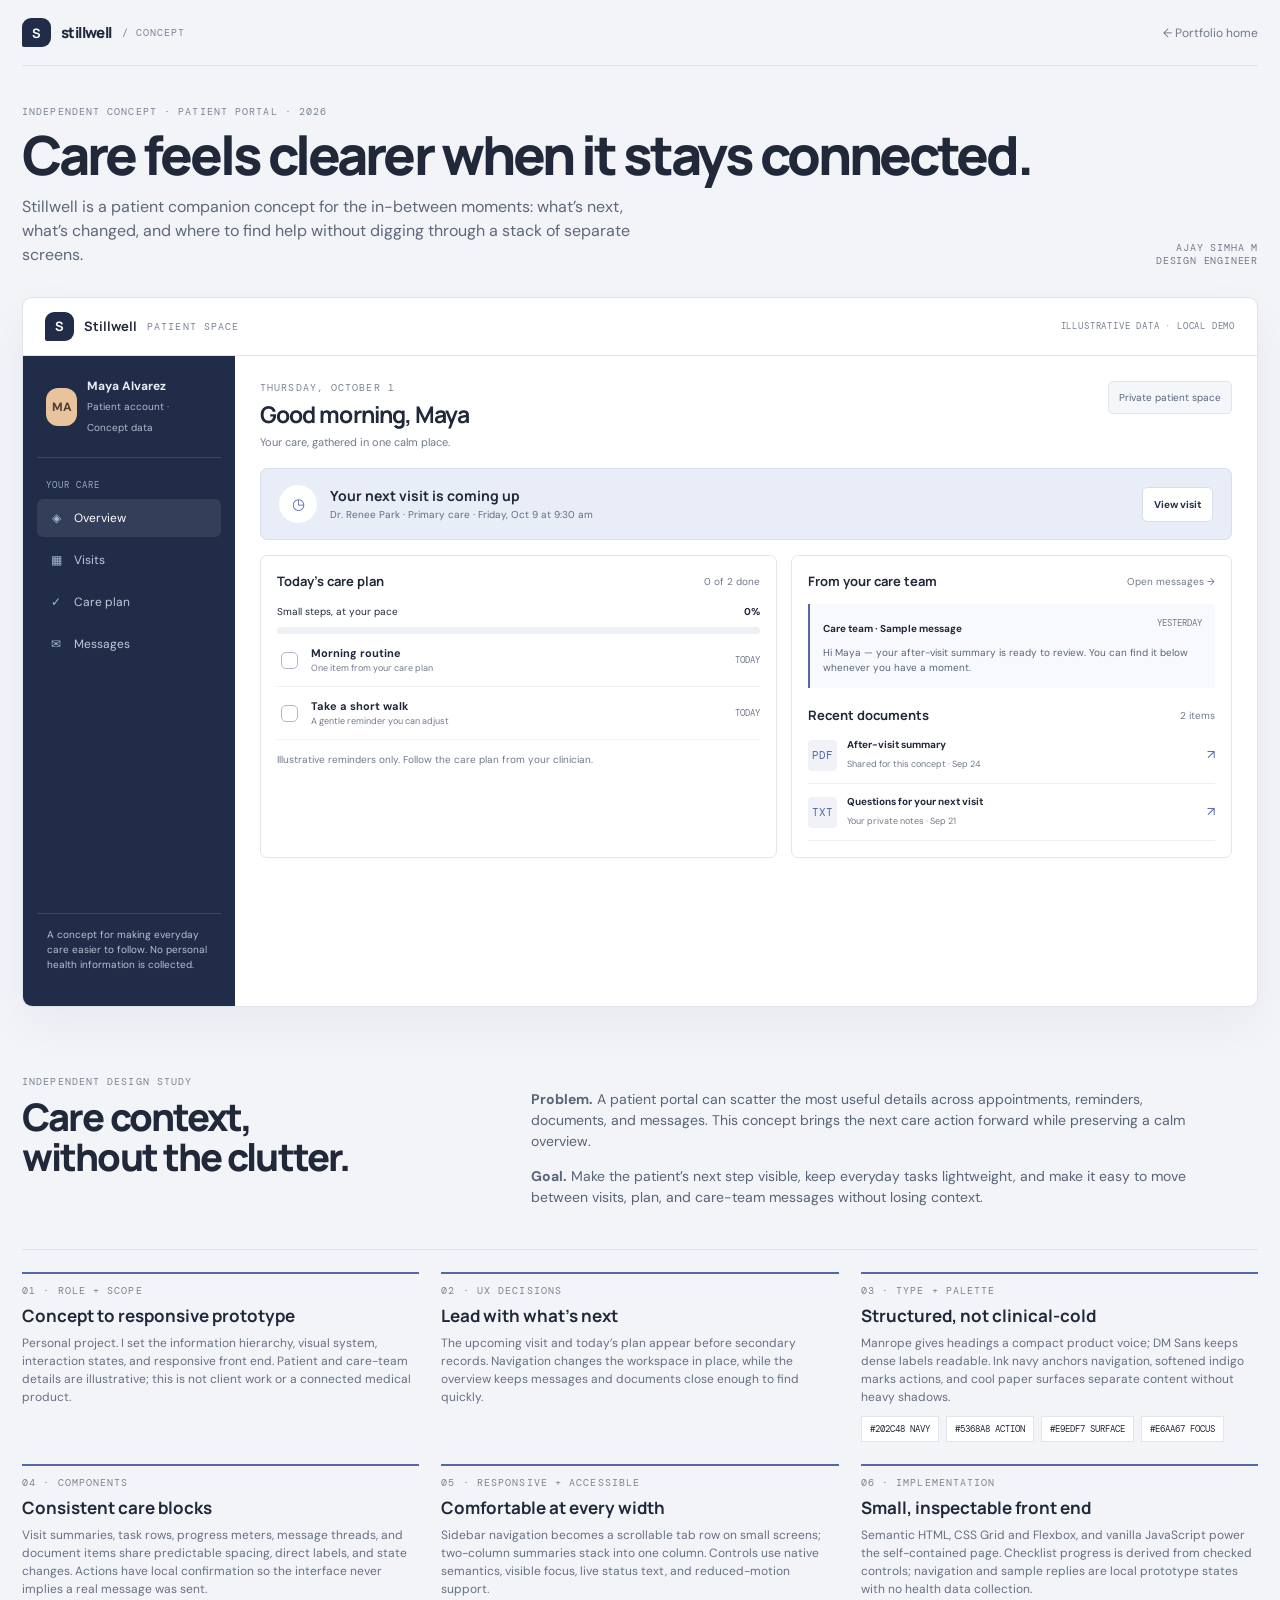
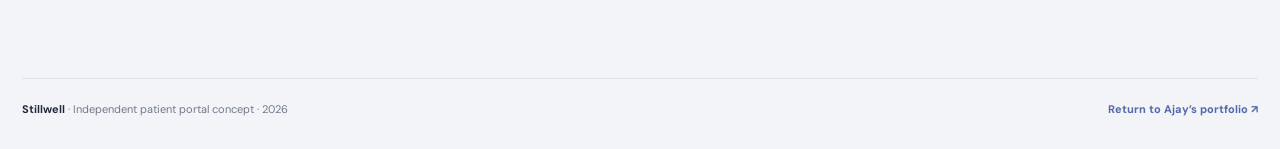
<file: patient-companion.html>
<!doctype html>
<html lang="en">
<head>
  <meta charset="utf-8">
  <meta name="viewport" content="width=device-width, initial-scale=1">
  <meta name="theme-color" content="#f2f4f8">
  <meta name="description" content="An independent patient portal and care companion concept by Ajay Simha M.">
  <title>Stillwell — Patient care companion concept by Ajay Simha M</title>
  <link rel="preconnect" href="https://fonts.googleapis.com">
  <link rel="preconnect" href="https://fonts.gstatic.com" crossorigin>
  <link href="https://fonts.googleapis.com/css2?family=DM+Mono:wght@400;500&family=DM+Sans:wght@400;500;600;700&family=Manrope:wght@400;500;600;700;800&display=swap" rel="stylesheet">
  <style>
    :root{--canvas:#f2f4f8;--surface:#fff;--ink:#20283a;--muted:#70798b;--line:#e1e5ec;--navy:#202c48;--navy-2:#2b395a;--blue:#5368a8;--ice:#e9edf7;--lav:#d9def1;--mint:#dcece5;--amber:#e6aa67;--sans:"DM Sans",Arial,sans-serif;--display:"Manrope",Arial,sans-serif;--mono:"DM Mono",monospace}
    *{box-sizing:border-box}html{scroll-behavior:smooth}body{margin:0;background:var(--canvas);color:var(--ink);font-family:var(--sans);font-size:14px;line-height:1.5}button,a,input,textarea{font:inherit}button,a{color:inherit}a{text-decoration:none}button{cursor:pointer}button:focus-visible,a:focus-visible,input:focus-visible,textarea:focus-visible{outline:3px solid var(--amber);outline-offset:3px}.wrap{width:min(1240px,calc(100% - 44px));margin:auto}.masthead{display:flex;justify-content:space-between;align-items:center;min-height:66px;border-bottom:1px solid #dce1e8}.brand{display:flex;align-items:center;gap:10px;font:800 15px var(--display);letter-spacing:-.04em}.brand-mark{width:29px;height:29px;background:var(--navy);color:#fff;display:grid;place-items:center;border-radius:9px 9px 9px 2px;font:700 13px var(--display)}.return{font-size:12px;color:var(--muted)}.intro{padding:39px 0 30px;display:flex;justify-content:space-between;align-items:end;gap:25px}.label{font:10px var(--mono);letter-spacing:.11em;text-transform:uppercase;color:#7b8494}.intro h1{font:800 clamp(34px,5vw,54px)/1.03 var(--display);letter-spacing:-.055em;margin:9px 0 12px}.intro p{margin:0;max-width:640px;color:#5e687a;font-size:16px}.folio{font:10px var(--mono);letter-spacing:.08em;color:var(--muted);text-align:right;white-space:nowrap}.shell{background:var(--surface);border:1px solid #dfe4eb;border-radius:10px;overflow:hidden;box-shadow:0 18px 48px #27354d0c}.app-top{height:58px;padding:0 22px;display:flex;align-items:center;justify-content:space-between;border-bottom:1px solid var(--line)}.app-title{display:flex;align-items:center;gap:10px;font:700 13px var(--display)}.concept{font:9px var(--mono);letter-spacing:.09em;color:#777f8f}.app-layout{display:grid;grid-template-columns:212px minmax(0,1fr)}.sidebar{background:var(--navy);color:#e8edf6;padding:21px 14px;min-height:650px;display:flex;flex-direction:column}.person{display:flex;align-items:center;gap:10px;padding:0 9px 20px;border-bottom:1px solid #ffffff20}.photo{display:grid;place-items:center;width:38px;height:38px;border-radius:12px;background:#e8c49d;color:#513e32;font-weight:800;font-size:12px}.person b{display:block;font-size:12px}.person small{color:#b2bdd1;font-size:10px}.nav-label{font:9px var(--mono);letter-spacing:.11em;color:#9daac2;text-transform:uppercase;margin:21px 9px 8px}.nav-list{display:grid;gap:4px}.nav-list button{border:0;background:transparent;color:#c0cadd;text-align:left;border-radius:6px;padding:10px 11px;font-size:12px;display:flex;align-items:center;gap:10px}.nav-list button.active,.nav-list button:hover{background:#ffffff16;color:white}.nav-icon{width:16px;height:16px;display:inline-grid;place-items:center;font:12px var(--mono);color:#a9badb}.sidebar-foot{margin-top:auto;padding:13px 10px;color:#b7c2d5;border-top:1px solid #ffffff20;font-size:10px}.workspace{padding:25px 25px 33px;min-width:0}.workspace-header{display:flex;justify-content:space-between;align-items:start;gap:15px;margin-bottom:18px}.workspace-header h2{font:700 23px var(--display);letter-spacing:-.04em;margin:4px 0}.workspace-header p{margin:0;color:var(--muted);font-size:11px}.date-chip{padding:8px 10px;background:#f5f6fa;border:1px solid var(--line);border-radius:5px;font-size:10px;color:#58647a;white-space:nowrap}.banner{background:var(--ice);border:1px solid #d8deef;padding:16px 18px;border-radius:7px;display:flex;justify-content:space-between;align-items:center;gap:15px;margin-bottom:15px}.banner .text{display:flex;gap:13px;align-items:center}.banner-mark{width:38px;height:38px;border-radius:50%;background:#fff;display:grid;place-items:center;color:var(--blue);font-size:15px}.banner h3{font:700 14px var(--display);margin:0 0 2px}.banner p{font-size:10px;color:#616d85;margin:0}.button-light{background:white;color:var(--navy);border:1px solid #d8deeb;padding:9px 11px;border-radius:5px;font-size:10px;font-weight:700;white-space:nowrap}.grid{display:grid;grid-template-columns:1.08fr .92fr;gap:14px}.panel{border:1px solid var(--line);border-radius:7px;background:#fff;padding:16px;min-width:0}.panel-title{display:flex;align-items:center;justify-content:space-between;gap:10px;margin-bottom:14px}.panel-title h3{font:700 13px var(--display);margin:0}.subtle{color:var(--muted);font-size:10px}.visit{background:#f9fafc;border:1px solid #e6e9ef;border-radius:5px;padding:14px;display:grid;grid-template-columns:52px 1fr auto;gap:12px;align-items:center}.calendar-tile{background:var(--navy);color:#fff;text-align:center;padding:8px 4px;border-radius:5px}.calendar-tile small{font:9px var(--mono);text-transform:uppercase;color:#c4cde0}.calendar-tile b{display:block;font:700 20px var(--display)}.visit h4{font:700 12px var(--display);margin:0 0 3px}.visit p{font-size:10px;color:var(--muted);margin:0}.arrow{color:var(--blue);font-size:17px}.care-card{margin-top:14px}.meter-head{display:flex;justify-content:space-between;gap:10px;font-size:10px;margin-bottom:8px}.meter-head b{font-weight:700}.meter{height:7px;background:#edf0f5;border-radius:5px;overflow:hidden}.meter span{display:block;height:100%;width:0;background:var(--blue);border-radius:inherit;transition:width .2s ease}.task{display:flex;align-items:center;gap:10px;padding:11px 0;border-bottom:1px solid #eef0f4}.task:last-child{border-bottom:0;padding-bottom:0}.check{appearance:none;width:17px;height:17px;border:1.5px solid #aeb8c9;border-radius:5px;background:#fff;display:grid;place-items:center;flex:0 0 auto;cursor:pointer}.check:checked{background:var(--blue);border-color:var(--blue)}.check:checked:after{content:"✓";font-size:11px;color:#fff}.task strong{display:block;font-size:11px}.task small{display:block;color:var(--muted);font-size:9px}.task-status{margin-left:auto;font:9px var(--mono);color:var(--muted)}.message-card{background:#f8f9fc;border-left:2px solid var(--blue);padding:13px;margin-top:12px}.from{font-size:10px;font-weight:700}.time{float:right;color:var(--muted);font:9px var(--mono)}.message-card p{margin:7px 0 0;color:#58647a;font-size:10px}.doc-row{display:flex;align-items:center;gap:10px;padding:10px 0;border-bottom:1px solid #eef0f4}.doc-icon{width:29px;height:31px;display:grid;place-items:center;background:#f0f2f8;border-radius:4px;color:var(--blue);font:11px var(--mono)}.doc-row strong{display:block;font-size:10px}.doc-row small{font-size:9px;color:var(--muted)}.doc-row .arrow{margin-left:auto;font-size:13px}.toast{position:fixed;bottom:18px;right:18px;max-width:min(340px,calc(100vw - 36px));background:var(--navy);color:white;padding:13px 15px;border-radius:6px;font-size:12px;box-shadow:0 8px 24px #17233c35;opacity:0;transform:translateY(8px);pointer-events:none;transition:.2s ease;z-index:9}.toast.show{opacity:1;transform:translateY(0)}.screen-panel{display:none}.screen-panel.active{display:block}.empty-state{padding:40px 20px;text-align:center;background:#f8f9fc;border-radius:6px}.empty-state h3{font:700 17px var(--display);margin-bottom:7px}.empty-state p{max-width:390px;margin:0 auto;color:var(--muted);font-size:12px}.messages-view{display:grid;grid-template-columns:220px 1fr;min-height:330px;border:1px solid var(--line);border-radius:6px;overflow:hidden}.threads{background:#f7f8fb;padding:13px;border-right:1px solid var(--line)}.thread{padding:11px;border-radius:5px;background:white;border:1px solid var(--line);font-size:10px}.thread b{display:block;font-size:11px}.thread span{color:var(--muted)}.conversation{padding:15px;display:flex;flex-direction:column;min-height:330px}.bubble{background:#f0f2f8;padding:11px 12px;border-radius:4px 10px 10px 10px;max-width:78%;font-size:11px;color:#536078}.bubble.you{background:var(--navy);color:#fff;align-self:flex-end;border-radius:10px 4px 10px 10px;margin-top:11px}.composer{display:flex;gap:8px;margin-top:auto;padding-top:18px}.composer input{flex:1;min-width:0;border:1px solid var(--line);border-radius:5px;padding:10px;font-size:11px}.composer button{background:var(--navy);color:#fff;border:0;border-radius:5px;padding:0 13px;font-size:11px}.case{padding:68px 0 80px}.case-header{display:grid;grid-template-columns:.78fr 1.22fr;gap:44px;padding-bottom:27px;border-bottom:1px solid #dce1e8}.case-header h2{font:800 38px/1.05 var(--display);letter-spacing:-.05em;margin:9px 0;max-width:350px}.case-header p{color:#586477;font-size:14px;max-width:680px}.case-grid{display:grid;grid-template-columns:repeat(3,1fr);gap:22px;padding-top:22px}.case-grid article{border-top:2px solid var(--blue);padding-top:10px}.case-grid h3{font:700 17px var(--display);margin:7px 0}.case-grid p{font-size:12px;color:#667084;margin:0}.token-row{display:flex;gap:7px;flex-wrap:wrap;margin-top:10px}.token{font:9px var(--mono);padding:6px 8px;border:1px solid var(--line);background:#fff}.foot{border-top:1px solid #dce1e8;padding:22px 0 32px;display:flex;justify-content:space-between;gap:14px;color:var(--muted);font-size:11px}.foot b{color:var(--ink)}.return-link{color:var(--blue);font-weight:700}
    @media(max-width:900px){.app-layout{grid-template-columns:174px minmax(0,1fr)}.sidebar{padding-inline:10px}.workspace{padding:20px 17px}.grid{grid-template-columns:1fr}.case-grid{grid-template-columns:repeat(2,1fr)}}
    @media(max-width:620px){.wrap{width:calc(100% - 26px)}.masthead{min-height:57px}.intro{padding:29px 0 23px;display:block}.intro h1{font-size:38px}.folio{text-align:left;margin-top:16px}.app-top{padding:0 13px}.concept{max-width:120px;text-align:right;line-height:1.35}.app-layout{display:block}.sidebar{min-height:0;padding:12px 12px 8px}.person{padding:0 3px 11px;border:0}.nav-label{display:none}.nav-list{display:flex;overflow:auto;padding-top:9px}.nav-list button{white-space:nowrap;padding:8px 10px;font-size:10px}.nav-icon{display:none}.sidebar-foot{display:none}.workspace{padding:19px 12px 24px}.workspace-header h2{font-size:20px}.date-chip{font-size:9px;padding:7px}.banner{align-items:start;padding:13px}.banner .text{gap:9px}.banner-mark{width:31px;height:31px;flex:0 0 auto}.banner h3{font-size:12px}.banner p{font-size:9px}.button-light{font-size:9px;padding:8px}.visit{grid-template-columns:45px 1fr auto;gap:8px;padding:11px}.calendar-tile b{font-size:18px}.panel{padding:13px}.case{padding:48px 0 56px}.case-header{grid-template-columns:1fr;gap:12px}.case-header h2{font-size:31px}.case-grid{grid-template-columns:1fr;gap:18px}.messages-view{grid-template-columns:1fr}.threads{border-right:0;border-bottom:1px solid var(--line)}.foot{flex-direction:column}}
    @media(prefers-reduced-motion:reduce){html{scroll-behavior:auto}*,*::before,*::after{animation-duration:.01ms!important;transition-duration:.01ms!important}}
  </style>
</head>
<body>
  <header class="wrap masthead"><a class="brand" href="https://ajaysimha0107.github.io/ajay-simha-design-engineer-portfolio/"><span class="brand-mark" aria-hidden="true">S</span>stillwell <span class="label">/ CONCEPT</span></a><a class="return" href="https://ajaysimha0107.github.io/ajay-simha-design-engineer-portfolio/">← Portfolio home</a></header>
  <main class="wrap">
    <section class="intro" aria-labelledby="page-title"><div><div class="label">Independent concept · Patient portal · 2026</div><h1 id="page-title">Care feels clearer when it stays connected.</h1><p>Stillwell is a patient companion concept for the in-between moments: what’s next, what’s changed, and where to find help without digging through a stack of separate screens.</p></div><div class="folio">AJAY SIMHA M<br>DESIGN ENGINEER</div></section>
    <section class="shell" aria-label="Interactive patient portal prototype">
      <div class="app-top"><div class="app-title"><span class="brand-mark" aria-hidden="true">S</span> Stillwell <span class="label">PATIENT SPACE</span></div><span class="concept">ILLUSTRATIVE DATA · LOCAL DEMO</span></div>
      <div class="app-layout">
        <aside class="sidebar">
          <div class="person"><div class="photo" aria-hidden="true">MA</div><div><b>Maya Alvarez</b><small>Patient account · Concept data</small></div></div>
          <div class="nav-label">Your care</div>
          <nav class="nav-list" aria-label="Patient portal sections">
            <button class="active" type="button" data-screen="overview" aria-current="page"><span class="nav-icon" aria-hidden="true">◈</span>Overview</button>
            <button type="button" data-screen="visits"><span class="nav-icon" aria-hidden="true">▦</span>Visits</button>
            <button type="button" data-screen="plan"><span class="nav-icon" aria-hidden="true">✓</span>Care plan</button>
            <button type="button" data-screen="messages"><span class="nav-icon" aria-hidden="true">✉</span>Messages</button>
          </nav>
          <div class="sidebar-foot">A concept for making everyday care easier to follow. No personal health information is collected.</div>
        </aside>
        <section class="workspace">
          <div class="screen-panel active" id="screen-overview">
            <div class="workspace-header"><div><div class="label">THURSDAY, OCTOBER 1</div><h2>Good morning, Maya</h2><p>Your care, gathered in one calm place.</p></div><div class="date-chip">Private patient space</div></div>
            <section class="banner" aria-label="Upcoming appointment"><div class="text"><div class="banner-mark" aria-hidden="true">◷</div><div><h3>Your next visit is coming up</h3><p>Dr. Renee Park · Primary care · Friday, Oct 9 at 9:30 am</p></div></div><button class="button-light" type="button" data-open-visit>View visit</button></section>
            <div class="grid">
              <article class="panel"><div class="panel-title"><h3>Today’s care plan</h3><span class="subtle" id="task-count">0 of 2 done</span></div><div class="meter-head"><span>Small steps, at your pace</span><b id="progress-label">0%</b></div><div class="meter" role="progressbar" aria-label="Today's care plan completion" aria-valuemin="0" aria-valuemax="2" aria-valuenow="0"><span id="progress-bar"></span></div>
                <label class="task"><input class="check care-check" type="checkbox" data-task="morning"><span><strong>Morning routine</strong><small>One item from your care plan</small></span><span class="task-status">TODAY</span></label>
                <label class="task"><input class="check care-check" type="checkbox" data-task="walk"><span><strong>Take a short walk</strong><small>A gentle reminder you can adjust</small></span><span class="task-status">TODAY</span></label>
                <div class="subtle" style="margin-top:12px">Illustrative reminders only. Follow the care plan from your clinician.</div>
              </article>
              <article class="panel"><div class="panel-title"><h3>From your care team</h3><a href="#messages" class="subtle" data-go-screen="messages">Open messages →</a></div><div class="message-card"><span class="from">Care team · Sample message</span><span class="time">YESTERDAY</span><p>Hi Maya — your after-visit summary is ready to review. You can find it below whenever you have a moment.</p></div><div class="panel-title" style="margin:18px 0 3px"><h3>Recent documents</h3><span class="subtle">2 items</span></div>
                <div class="doc-row"><span class="doc-icon">PDF</span><span><strong>After-visit summary</strong><small>Shared for this concept · Sep 24</small></span><span class="arrow" aria-hidden="true">↗</span></div>
                <div class="doc-row"><span class="doc-icon">TXT</span><span><strong>Questions for your next visit</strong><small>Your private notes · Sep 21</small></span><span class="arrow" aria-hidden="true">↗</span></div>
              </article>
            </div>
          </div>
          <div class="screen-panel" id="screen-visits">
            <div class="workspace-header"><div><div class="label">VISIT HISTORY</div><h2>Time with your care team</h2><p>Upcoming and past appointments, together.</p></div></div>
            <article class="panel"><div class="panel-title"><h3>Upcoming</h3><span class="subtle">1 visit</span></div><div class="visit"><div class="calendar-tile"><small>OCT</small><b>09</b></div><div><h4>Primary care check-in</h4><p>Dr. Renee Park · Friday · 9:30 am · In person</p></div><button class="button-light" type="button" data-open-visit>Details</button></div><div class="panel-title" style="margin-top:20px"><h3>Earlier</h3><span class="subtle">Sample record</span></div><div class="doc-row"><span class="doc-icon">✓</span><span><strong>Annual wellness visit</strong><small>Dr. Renee Park · Sep 24</small></span><span class="subtle">Complete</span></div></article>
          </div>
          <div class="screen-panel" id="screen-plan">
            <div class="workspace-header"><div><div class="label">YOUR NEXT STEPS</div><h2>A plan you can keep up with</h2><p>Mark a reminder complete to update today’s progress.</p></div></div>
            <article class="panel"><div class="panel-title"><h3>Today</h3><span class="subtle" id="plan-count">0 of 2 complete</span></div><div class="meter" role="progressbar" aria-label="Care plan completion" aria-valuemin="0" aria-valuemax="2" aria-valuenow="0"><span id="plan-bar"></span></div><label class="task"><input class="check care-check" type="checkbox" data-task="morning"><span><strong>Morning routine</strong><small>One item from your care plan</small></span><span class="task-status">TODAY</span></label><label class="task"><input class="check care-check" type="checkbox" data-task="walk"><span><strong>Take a short walk</strong><small>A gentle reminder you can adjust</small></span><span class="task-status">TODAY</span></label><p class="subtle" style="margin:14px 0 0">These sample reminders are a prototype interaction, not medical advice. Your clinician’s instructions take priority.</p></article>
          </div>
          <div class="screen-panel" id="screen-messages">
            <div class="workspace-header"><div><div class="label">CARE TEAM</div><h2>Messages, without the maze</h2><p>A simple place to keep the conversation in context.</p></div></div>
            <section class="messages-view" aria-label="Sample care team message thread"><div class="threads"><div class="label">INBOX</div><div class="thread" style="margin-top:10px"><b>Care team</b><span>After-visit summary</span></div></div><div class="conversation"><div class="bubble">Hi Maya — your after-visit summary is ready to review. You can find it under Recent documents.</div><div class="bubble you" id="reply-bubble" hidden></div><div class="composer"><label class="sr-only" for="reply-input">Write a sample reply</label><input id="reply-input" placeholder="Write a reply in this demo"><button type="button" id="send-reply">Send</button></div><div class="subtle" id="message-status" role="status" aria-live="polite" style="padding-top:8px">Local demo only; this message will not be sent.</div></div></section>
          </div>
        </section>
      </div>
    </section>
    <div class="toast" id="toast" role="status" aria-live="polite"></div>
    <section class="case" aria-labelledby="case-title">
      <div class="case-header"><div><div class="label">INDEPENDENT DESIGN STUDY</div><h2>Care context, without the clutter.</h2></div><div><p><strong>Problem.</strong> A patient portal can scatter the most useful details across appointments, reminders, documents, and messages. This concept brings the next care action forward while preserving a calm overview.</p><p><strong>Goal.</strong> Make the patient’s next step visible, keep everyday tasks lightweight, and make it easy to move between visits, plan, and care-team messages without losing context.</p></div></div>
      <div class="case-grid">
        <article><div class="label">01 · Role + scope</div><h3>Concept to responsive prototype</h3><p>Personal project. I set the information hierarchy, visual system, interaction states, and responsive front end. Patient and care-team details are illustrative; this is not client work or a connected medical product.</p></article>
        <article><div class="label">02 · UX decisions</div><h3>Lead with what’s next</h3><p>The upcoming visit and today’s plan appear before secondary records. Navigation changes the workspace in place, while the overview keeps messages and documents close enough to find quickly.</p></article>
        <article><div class="label">03 · Type + palette</div><h3>Structured, not clinical-cold</h3><p>Manrope gives headings a compact product voice; DM Sans keeps dense labels readable. Ink navy anchors navigation, softened indigo marks actions, and cool paper surfaces separate content without heavy shadows.</p><div class="token-row"><span class="token">#202C48 NAVY</span><span class="token">#5368A8 ACTION</span><span class="token">#E9EDF7 SURFACE</span><span class="token">#E6AA67 FOCUS</span></div></article>
        <article><div class="label">04 · Components</div><h3>Consistent care blocks</h3><p>Visit summaries, task rows, progress meters, message threads, and document items share predictable spacing, direct labels, and state changes. Actions have local confirmation so the interface never implies a real message was sent.</p></article>
        <article><div class="label">05 · Responsive + accessible</div><h3>Comfortable at every width</h3><p>Sidebar navigation becomes a scrollable tab row on small screens; two-column summaries stack into one column. Controls use native semantics, visible focus, live status text, and reduced-motion support.</p></article>
        <article><div class="label">06 · Implementation</div><h3>Small, inspectable front end</h3><p>Semantic HTML, CSS Grid and Flexbox, and vanilla JavaScript power the self-contained page. Checklist progress is derived from checked controls; navigation and sample replies are local prototype states with no health data collection.</p></article>
      </div>
    </section>
    <footer class="foot"><span><b>Stillwell</b> · Independent patient portal concept · 2026</span><a class="return-link" href="https://ajaysimha0107.github.io/ajay-simha-design-engineer-portfolio/">Return to Ajay’s portfolio ↗</a></footer>
  </main>
  <script>
    (function(){
      const panels=Array.from(document.querySelectorAll(".screen-panel"));
      const navButtons=Array.from(document.querySelectorAll("[data-screen]"));
      function showScreen(name){
        panels.forEach(function(panel){panel.classList.toggle("active",panel.id==="screen-"+name);});
        navButtons.forEach(function(button){const active=button.dataset.screen===name;button.classList.toggle("active",active);if(active)button.setAttribute("aria-current","page");else button.removeAttribute("aria-current");});
      }
      navButtons.forEach(function(button){button.addEventListener("click",function(){showScreen(button.dataset.screen);});});
      document.querySelectorAll("[data-go-screen]").forEach(function(link){link.addEventListener("click",function(e){e.preventDefault();showScreen(link.dataset.goScreen);});});
      function toast(message){const node=document.getElementById("toast");node.textContent=message;node.classList.add("show");window.clearTimeout(toast.timer);toast.timer=window.setTimeout(function(){node.classList.remove("show");},3000);}
      document.querySelectorAll("[data-open-visit]").forEach(function(button){button.addEventListener("click",function(){showScreen("visits");toast("Showing your sample upcoming visit.");});});
      const checks=Array.from(document.querySelectorAll(".care-check"));
      function updateProgress(){
        const checked=checks.slice(0,2).filter(function(box){return box.checked;}).length;
        const label=checked+" of 2 "+(checked===2?"done":"done");
        document.getElementById("task-count").textContent=label;document.getElementById("plan-count").textContent=checked+" of 2 complete";document.getElementById("progress-label").textContent=Math.round(checked/2*100)+"%";
        document.getElementById("progress-bar").style.width=(checked/2*100)+"%";document.getElementById("plan-bar").style.width=(checked/2*100)+"%";
        document.querySelectorAll('[role="progressbar"]').forEach(function(bar){bar.setAttribute("aria-valuenow",String(checked));});
      }
      checks.forEach(function(box){box.addEventListener("change",function(){
        if(box.dataset.task){checks.forEach(function(other){if(other!==box&&other.dataset.task===box.dataset.task)other.checked=box.checked;});}
        updateProgress();toast(box.checked?"Reminder marked complete.":"Reminder marked not complete.");
      });});
      document.getElementById("send-reply").addEventListener("click",function(){
        const input=document.getElementById("reply-input");const text=input.value.trim();
        if(!text){document.getElementById("message-status").textContent="Add a short reply first. This stays in the local demo.";input.focus();return;}
        const bubble=document.getElementById("reply-bubble");bubble.textContent=text;bubble.hidden=false;input.value="";document.getElementById("message-status").textContent="Reply shown in this local prototype only; nothing was sent.";toast("Your sample reply is visible in the conversation.");
      });
      document.getElementById("reply-input").addEventListener("keydown",function(e){if(e.key==="Enter"){e.preventDefault();document.getElementById("send-reply").click();}});
    })();
  </script>
</body>
</html>
</file>
<file: styles.css>
:root{--paper:#f4f2ed;--ink:#21231f;--muted:#72736c;--line:#dcd9d1;--accent:#bd563c;--sans:'DM Sans',Arial,sans-serif;--serif:'DM Serif Display',Georgia,serif;--mono:'DM Mono',monospace;--gutter:clamp(22px,6.1vw,92px);--max:1440px}*{box-sizing:border-box}html{scroll-behavior:smooth;scroll-padding-top:82px}body{margin:0;background:var(--paper);color:var(--ink);font-family:var(--sans);font-size:15px;-webkit-font-smoothing:antialiased}body.locked{overflow:hidden}a{color:inherit;text-decoration:none}button,input,select{font:inherit}.skip-link{position:fixed;top:-70px;left:20px;z-index:99;background:var(--ink);color:#fff;padding:12px 18px}.skip-link:focus{top:12px}.site-header{height:76px;display:flex;align-items:center;justify-content:space-between;padding:0 var(--gutter);border-bottom:1px solid var(--line);position:sticky;top:0;background:rgba(244,242,237,.95);backdrop-filter:blur(12px);z-index:20}.wordmark{display:flex;align-items:center;gap:12px;font-size:10px;font-weight:700;letter-spacing:.15em}.monogram{font-family:var(--serif);font-size:27px;font-weight:400;letter-spacing:-.08em}.monogram span{color:var(--accent)}.desktop-nav{display:flex;align-items:center;gap:38px;font-size:12px;color:#53544f}.desktop-nav a{transition:color .2s}.desktop-nav a:hover,.text-link:hover{color:var(--accent)}.desktop-nav a span{font-family:var(--mono);font-size:9px;margin-left:4px;color:var(--muted)}.desktop-nav .nav-contact{color:var(--ink);border-bottom:1px solid var(--ink);padding:8px 0}.nav-contact span{font-size:14px!important;color:var(--accent)!important}.menu-toggle{display:none;border:0;background:none}.hero{min-height:570px;max-width:var(--max);margin:auto;padding:94px var(--gutter) 64px;position:relative;display:flex;flex-direction:column;justify-content:space-between}.hero-kicker,.eyebrow{font:10px var(--mono);letter-spacing:.1em;color:#6b6c65}.status-dot{display:inline-block;background:#91a58b;border:3px solid #d9e2d5;width:11px;height:11px;border-radius:50%;vertical-align:-2px;margin-right:7px}.hero h1{font-size:clamp(58px,8.35vw,122px);font-weight:500;line-height:.98;letter-spacing:-.078em;margin:51px 0 38px;max-width:1050px}.hero h1 em,.approach-content h2 em,.detail-title em{font-family:var(--serif);font-weight:400;letter-spacing:-.045em;color:var(--accent)}.hero-bottom{display:flex;align-items:flex-end;justify-content:space-between;max-width:870px}.hero-bottom p{font-size:16px;line-height:1.7;max-width:430px;color:#53544e;margin:0}.text-link{font-size:12px;font-weight:600;border-bottom:1px solid #9e9d95;padding-bottom:8px;transition:color .2s}.text-link span{margin-left:12px;color:var(--accent);font-size:17px}.hero-stamp{position:absolute;right:var(--gutter);top:155px;width:96px;text-align:center;color:#9b9a90;font:8px var(--mono);letter-spacing:.1em}.hero-stamp svg{width:85px;margin-bottom:7px}.work-section{background:#eae8e1;padding:105px var(--gutter) 116px}.section-heading{max-width:var(--max);margin:0 auto 52px;display:flex;align-items:end;justify-content:space-between}.section-heading h2,.approach-content h2{font-size:clamp(38px,5.5vw,70px);letter-spacing:-.065em;font-weight:500;line-height:1;margin:17px 0 0}.superscript{font:12px var(--mono);color:var(--accent);vertical-align:top;margin-left:10px;letter-spacing:0}.section-heading>p{font-size:12px;line-height:1.7;color:#66675f;margin:0 0 3px}.project-grid{max-width:var(--max);margin:auto;display:grid;grid-template-columns:repeat(12,1fr);column-gap:22px;row-gap:62px}.project-card{grid-column:span 6;min-width:0}.project-card:nth-child(4n+2),.project-card:nth-child(4n+3){transform:translateY(50px)}.project-card:nth-child(4n+2){grid-column:span 6}.project-card:nth-child(4n+3){grid-column:3/span 5}.project-card:nth-child(4n){grid-column:8/span 5}.project-visual{height:clamp(260px,34vw,485px);position:relative;overflow:hidden;display:flex;align-items:center;justify-content:center;background:var(--visual-bg);color:var(--visual-ink);isolation:isolate}.project-visual img{width:100%;height:100%;object-fit:cover;position:absolute;inset:0;z-index:-2;transition:transform .7s cubic-bezier(.2,.7,.1,1)}.project-card:hover .project-visual img{transform:scale(1.045)}.project-card:nth-child(1) .project-visual:after{content:'';position:absolute;inset:0;background:linear-gradient(110deg,rgba(16,25,20,.55),transparent 70%);z-index:-1}.visual-word{position:absolute;left:8%;top:14%;font-family:var(--serif);font-size:clamp(29px,4vw,56px);line-height:.97;letter-spacing:-.04em;max-width:65%}.visual-caption{position:absolute;left:8%;bottom:9%;font:9px var(--mono);letter-spacing:.13em;text-transform:uppercase}.visual-ui{position:absolute;right:7%;bottom:7%;width:44%;background:#f5f3ef;color:#21231f;box-shadow:0 18px 48px #18201830;padding:20px}.mini-nav{height:5px;width:48%;background:currentColor;opacity:.6;margin-bottom:14px}.mini-line{height:5px;background:#aaa99e;margin:7px 0;width:77%}.mini-line.short{width:42%}.mini-chip{display:inline-block;width:61px;height:18px;background:var(--project-accent,#a86b45);margin-top:9px}.project-card[data-id="serein"] .visual-word{left:auto;right:8%;top:16%;text-align:right;font-size:clamp(33px,4vw,62px);color:#fff}.project-card[data-id="serein"] .visual-caption{left:auto;right:8%;text-align:right;color:#eee}.project-card[data-id="fieldnote"] .visual-word{font:600 clamp(26px,3vw,43px) var(--sans);color:#112d3f;left:8%;top:9%}.project-card[data-id="fieldnote"] .visual-ui{right:8%;bottom:9%;width:58%;transform:rotate(-2deg);border:1px solid #dbe1e2}.project-card[data-id="meridian"] .visual-word{left:9%;top:10%;font:clamp(26px,3.5vw,50px) var(--serif);color:#f4f2ed}.project-card[data-id="meridian"] .visual-ui{background:#f6f1e5}.project-card[data-id="cover"] .visual-word,.project-card[data-id="loom"] .visual-word{font:600 31px var(--sans)}.project-card[data-id="studio"] .visual-word{font:600 25px var(--sans)}.project-card[data-id="thread"] .visual-word{font:500 32px var(--sans);letter-spacing:-.06em}.project-card[data-id="folio"] .visual-word{font:12px var(--mono);letter-spacing:.14em}.project-card[data-id="desk"] .visual-word{font:500 25px var(--sans)}.project-card[data-id="signal"] .visual-word{font:600 30px var(--sans);letter-spacing:-.06em}.visual-pattern{position:absolute;inset:0;overflow:hidden}.visual-pattern:before,.visual-pattern:after{content:'';position:absolute;width:45vw;height:45vw;border:1px solid currentColor;border-radius:50%;opacity:.15;top:-25%;right:-5%}.visual-pattern:after{width:32vw;height:32vw;top:-12%;right:4%}.project-meta{display:flex;justify-content:space-between;align-items:center;margin:19px 0 8px;font:9px var(--mono);letter-spacing:.08em;color:#76776f}.project-number{color:var(--accent)}.project-title-row{display:flex;justify-content:space-between;align-items:baseline;gap:10px}.project-title-row h3{font-size:25px;font-weight:500;letter-spacing:-.045em;margin:0}.arrow-link{font-size:21px;color:var(--accent);transition:transform .2s}.project-card:hover .arrow-link{transform:translate(3px,-3px)}.project-summary{color:#64655e;font-size:12px;line-height:1.65;max-width:410px;margin:8px 0 0}.approach-section{display:grid;grid-template-columns:1fr 3fr;gap:50px;padding:125px var(--gutter) 135px;max-width:var(--max);margin:auto}.approach-label{display:flex;justify-content:space-between;flex-direction:column;align-items:flex-start}.section-index{font:10px var(--mono);color:var(--accent)}.approach-content h2{font-size:clamp(45px,6vw,78px);margin:0 0 60px}.approach-grid{display:grid;grid-template-columns:repeat(2,1fr);column-gap:50px;row-gap:35px}.approach-grid article{border-top:1px solid var(--line);padding-top:14px}.approach-grid article>span{font:10px var(--mono);color:var(--accent)}.approach-grid h3{font-size:16px;font-weight:600;margin:20px 0 8px}.approach-grid p{font-size:12px;line-height:1.7;color:#696a63;margin:0;max-width:300px}.closing{background:#242722;color:#f4f2ed;padding:83px var(--gutter) 24px;position:relative}.closing h2{font-size:clamp(52px,7vw,94px);letter-spacing:-.075em;line-height:.98;font-weight:500;margin:27px 0 34px}.closing .eyebrow{color:#b2b4a9}.button{display:inline-flex;align-items:center;gap:25px;padding:14px 19px;font-size:12px;font-weight:600;transition:background .2s,color .2s}.button-light{background:#f4f2ed;color:#242722}.button-light:hover{background:#d9a08b}.button span{font-size:16px;color:var(--accent)}.closing-foot{margin-top:86px;border-top:1px solid #565951;padding-top:17px;display:flex;justify-content:space-between;font:9px var(--mono);letter-spacing:.07em;color:#b5b6ae}.closing-foot a{color:#f4f2ed}.toast{position:fixed;left:50%;bottom:24px;transform:translate(-50%,20px);opacity:0;pointer-events:none;background:var(--ink);color:white;padding:12px 18px;font-size:12px;z-index:60;transition:.25s}.toast.show{transform:translate(-50%,0);opacity:1}
/* Case study */
#project-view{min-height:70vh}.case-nav{padding:17px var(--gutter);border-bottom:1px solid var(--line);font:10px var(--mono);letter-spacing:.05em;display:flex;justify-content:space-between}.case-nav a:hover{color:var(--accent)}.case-hero{padding:74px var(--gutter) 0;background:var(--case-bg);color:var(--case-ink);position:relative;overflow:hidden}.case-hero-inner{max-width:var(--max);margin:auto;position:relative;z-index:1}.case-kicker{font:10px var(--mono);letter-spacing:.12em;opacity:.75}.case-title{font-size:clamp(50px,8.5vw,118px);line-height:.91;letter-spacing:-.075em;font-weight:500;max-width:1050px;margin:30px 0 26px}.case-title em{color:var(--case-accent);font-style:italic}.case-deck{font-size:16px;line-height:1.65;max-width:550px;opacity:.78}.case-actions{display:flex;gap:22px;margin:30px 0 40px;font-size:11px}.case-actions a{border-bottom:1px solid currentColor;padding-bottom:7px}.case-actions a:hover{color:var(--case-accent)}.case-cover{position:relative;max-width:var(--max);height:clamp(240px,43vw,560px);margin:0 auto;overflow:hidden;background:var(--cover-bg);color:var(--cover-ink)}.case-cover>img{width:100%;height:100%;object-fit:cover;display:block}.case-cover .cover-word{position:absolute;top:11%;left:7%;font:clamp(43px,8vw,110px)/.9 var(--serif);letter-spacing:-.06em;max-width:58%;color:var(--cover-ink)}.case-cover .cover-word em{font-weight:400}.case-cover .cover-card{position:absolute;right:8%;bottom:9%;width:min(39%,390px);background:#f8f6ef;color:#222;padding:clamp(14px,3vw,29px);box-shadow:0 20px 45px #0002}.cover-card .mini-nav{height:6px;width:45%;margin-bottom:15px}.cover-card strong{font:clamp(15px,2vw,22px) var(--serif);display:block}.cover-card small{font-size:9px;color:#777}.case-main{max-width:var(--max);margin:auto;padding:75px var(--gutter) 120px}.case-intro{display:grid;grid-template-columns:1fr 2fr;gap:10vw;margin-bottom:80px}.case-intro .eyebrow{padding-top:8px}.case-intro p{font-size:clamp(19px,2.6vw,31px);letter-spacing:-.03em;line-height:1.38;margin:0;max-width:800px}.case-stats{display:flex;gap:45px;margin-top:33px}.case-stat b{display:block;font-size:14px;font-weight:600}.case-stat span{display:block;font:9px var(--mono);color:#777;margin-top:5px;letter-spacing:.05em}.case-details{display:grid;grid-template-columns:repeat(3,1fr);gap:36px 48px}.detail-block{border-top:1px solid var(--line);padding-top:13px}.detail-block h3{font:10px var(--mono);letter-spacing:.08em;text-transform:uppercase;color:var(--case-accent);margin:0 0 15px}.detail-block p,.detail-block li{font-size:12px;line-height:1.7;color:#5c5d57}.detail-block p{margin:0}.detail-block ul{margin:0;padding-left:16px}.case-demo{margin:95px 0 70px;padding:clamp(20px,5vw,60px);background:var(--demo-bg);color:var(--demo-ink);min-height:350px;position:relative;overflow:hidden}.demo-head{display:flex;justify-content:space-between;align-items:center;font:9px var(--mono);letter-spacing:.1em;text-transform:uppercase;opacity:.7}.demo-title{font-size:clamp(24px,4vw,46px);letter-spacing:-.05em;font-weight:500;margin:22px 0}.demo-copy{font-size:12px;line-height:1.7;opacity:.72;max-width:450px}.demo-button{display:inline-flex;background:var(--demo-accent);color:var(--demo-ink);border:0;padding:12px 16px;font-size:11px;cursor:pointer;margin-top:20px;transition:transform .2s,opacity .2s}.demo-button:hover{transform:translateY(-2px);opacity:.85}.demo-ui{position:absolute;right:7%;top:23%;width:min(40%,400px);padding:20px;background:#fff;color:#272924;box-shadow:0 18px 60px #0002}.demo-ui input,.demo-ui select{width:100%;padding:10px;margin:6px 0 12px;border:1px solid #dad8d1;background:#fff;color:#242722}.demo-ui label{font:9px var(--mono);color:#676860}.demo-results{font:10px var(--mono);margin-top:12px}.demo-control{display:inline-flex;gap:8px;align-items:center;margin:4px 10px 4px 0;font-size:10px}.demo-control button{cursor:pointer;border:1px solid currentColor;background:transparent;padding:7px 10px;color:inherit}.demo-control button[aria-pressed=true]{background:var(--demo-accent);color:var(--demo-ink);border-color:var(--demo-accent)}.case-next{display:flex;justify-content:space-between;border-top:1px solid var(--line);padding-top:25px;font-size:12px}.case-next a:hover{color:var(--accent)}.case-next strong{font-weight:500}.case-next span{display:block;font:9px var(--mono);color:var(--muted);margin-bottom:9px}.toast{font-family:var(--sans)}
@media(max-width:760px){.site-header{height:65px}.desktop-nav{display:none;position:absolute;top:64px;left:0;right:0;padding:22px var(--gutter) 26px;background:var(--paper);border-bottom:1px solid var(--line);flex-direction:column;align-items:flex-start;gap:20px}.desktop-nav.open{display:flex}.menu-toggle{display:block;padding:8px;cursor:pointer}.menu-toggle i{display:block;width:20px;height:1px;background:var(--ink);margin:5px}.hero{min-height:535px;padding-top:77px}.hero h1{font-size:clamp(54px,12.5vw,91px);margin-top:52px}.hero-stamp{width:60px;top:145px;right:var(--gutter)}.hero-stamp svg{width:58px}.hero-stamp span{font-size:6px}.hero-bottom{align-items:flex-start;flex-direction:column;gap:22px}.hero-bottom p{max-width:490px;font-size:14px}.work-section{padding-top:75px;padding-bottom:95px}.section-heading{display:block;margin-bottom:37px}.section-heading>p{margin-top:16px}.project-grid{display:block}.project-card,.project-card:nth-child(n){transform:none;margin-bottom:37px}.project-visual{height:clamp(265px,72vw,430px)}.project-card:last-child{margin-bottom:0}.project-meta{margin-top:13px}.project-title-row h3{font-size:22px}.approach-section{display:block;padding-top:82px;padding-bottom:90px}.approach-label{flex-direction:row;margin-bottom:32px}.approach-content h2{font-size:clamp(44px,10vw,68px);margin-bottom:39px}.approach-grid{column-gap:24px;row-gap:30px}.closing{padding-top:66px}.closing-foot{margin-top:70px;display:grid;grid-template-columns:1fr auto;gap:14px}.closing-foot span:nth-child(2){grid-column:1}.closing-foot a{grid-column:2;grid-row:1 / span 2}.case-hero{padding-top:54px}.case-title{font-size:clamp(48px,13vw,85px)}.case-deck{font-size:14px}.case-cover{height:clamp(300px,80vw,470px)}.case-cover .cover-word{max-width:78%;font-size:clamp(43px,13vw,78px)}.case-cover .cover-card{width:58%;right:5%;bottom:6%}.case-main{padding-top:51px;padding-bottom:80px}.case-intro{display:block;margin-bottom:53px}.case-intro p{font-size:22px;margin-top:20px}.case-stats{gap:20px;flex-wrap:wrap}.case-details{grid-template-columns:repeat(2,1fr);gap:25px 20px}.case-demo{margin:63px 0 52px;min-height:490px;padding:23px}.demo-ui{position:relative;top:auto;right:auto;width:100%;margin-top:24px}.case-nav{padding-top:14px;padding-bottom:14px}.case-nav span{max-width:45%;text-align:right}}
@media(max-width:430px){.hero{min-height:500px}.hero h1{font-size:55px}.hero-stamp{top:137px}.approach-grid{grid-template-columns:1fr}.approach-grid article{max-width:390px}.case-details{grid-template-columns:1fr}.case-title{font-size:48px}.case-intro p{font-size:20px}.case-cover .cover-card{width:66%}.case-stats{gap:17px}.closing-foot{font-size:8px}}
@media(prefers-reduced-motion:reduce){*,*::before,*::after{scroll-behavior:auto!important;animation-duration:.01ms!important;transition-duration:.01ms!important}}
/* Each product study gets its own interface motif, not a repeated browser card. */
.visual-pattern{position:absolute;inset:0;overflow:hidden}.visual-pattern.loom{background:linear-gradient(115deg,transparent 0 38%,#33273b 38% 100%)}.visual-pattern.loom:before{content:'TODAY  /  CAMPAIGNS';position:absolute;left:8%;top:12%;width:52%;height:66%;padding:12px;background:#f8f6f0;color:#33273b;font:8px var(--mono);box-shadow:0 20px 40px #33273b20}.visual-pattern.loom:after{content:'';position:absolute;left:12%;top:34%;width:42%;height:35%;background:repeating-linear-gradient(90deg,#a8b19e 0 9%,transparent 9% 14%);clip-path:polygon(0 70%,12% 48%,22% 60%,36% 28%,48% 39%,61% 12%,74% 30%,87% 0,100% 17%,100% 100%,0 100%)}
.visual-pattern.studio{background:radial-gradient(circle at 77% 40%,#f6f2e8 0 22%,transparent 22.5%),#dfe8db}.visual-pattern.studio:before{content:'01  —  YOUR BUSINESS';position:absolute;left:8%;top:13%;font:9px var(--mono);letter-spacing:.12em;color:#52715e}.visual-pattern.studio:after{content:'Tell us what\A you want to\A be known for.';white-space:pre;position:absolute;left:8%;top:29%;font:clamp(25px,3vw,42px)/1.04 var(--serif);color:#24372d;max-width:40%}
.visual-pattern.thread{background:#20221f}.visual-pattern.thread:before{content:'Make the welcome warmer';position:absolute;right:10%;top:21%;padding:14px 18px;background:#363b35;border-radius:16px 16px 2px 16px;color:#f6f5ef;font:10px var(--sans)}.visual-pattern.thread:after{content:'Here’s a softer version.\A Review · Undo · Publish';white-space:pre;position:absolute;left:9%;top:48%;padding:16px 19px;background:#f6f5ef;color:#20221f;border-radius:16px 16px 16px 2px;font:10px/1.8 var(--sans)}
.visual-pattern.folio{background:#f4f1e9}.visual-pattern.folio:before{content:'CYPRESS     COAST      STUDIO';position:absolute;left:9%;top:18%;font:8px var(--mono);letter-spacing:.12em;color:#252722}.visual-pattern.folio:after{content:'';position:absolute;left:9%;top:31%;width:76%;height:36%;background:linear-gradient(90deg,#34433a 0 30%,#bb744f 30% 40%,#d4c8b7 40% 60%,#173446 60% 75%,#d06d48 75% 85%,#e2e9de 85%);box-shadow:0 12px 0 #fff,0 24px 0 #dcd9d1}
.visual-pattern.desk{background:#e5eaed}.visual-pattern.desk:before{content:'OPEN  04\A\A #284  Image crop\A #279  Business hours\A #271  Domain setup';white-space:pre;position:absolute;left:9%;top:13%;width:59%;height:72%;padding:17px;background:#fbfcfc;color:#24343f;font:9px/2.2 var(--mono);box-shadow:0 16px 35px #24343f18}.visual-pattern.desk:after{content:'REPEATED\A FRICTION';white-space:pre;position:absolute;right:8%;bottom:14%;font:clamp(15px,2vw,23px)/1.05 var(--serif);color:#587486;text-align:right}
.visual-pattern.signal{background:#121e2a}.visual-pattern.signal:before{content:'PLAN   →   MAKE   →   SHARE';position:absolute;left:9%;top:17%;width:72%;padding:13px;border:1px solid #566474;color:#d0ed84;font:9px var(--mono);letter-spacing:.12em}.visual-pattern.signal:after{content:'One clear\A sequence for\A the work ahead.';white-space:pre;position:absolute;left:9%;top:38%;font:clamp(25px,3.3vw,44px)/1.02 var(--sans);letter-spacing:-.06em;color:#f2f3f1}
[data-project="loom"] .case-cover{background:linear-gradient(115deg,#33273b 0 32%,#ebe7e1 32% 100%)}[data-project="studio"] .case-cover{background:radial-gradient(circle at 75% 40%,#faf8f0 0 22%,transparent 22.5%),#e2e9de}[data-project="thread"] .case-cover{background:#20221f}[data-project="folio"] .case-cover{background:linear-gradient(90deg,#34433a 0 24%,#f4f1e9 24% 50%,#173446 50% 74%,#e2e9de 74%)}[data-project="desk"] .case-cover{background:#e5eaed}[data-project="signal"] .case-cover{background:#121e2a}
[data-project="thread"] .case-cover .cover-word,[data-project="signal"] .case-cover .cover-word{color:#f2f3f1}[data-project="folio"] .case-cover .cover-word{color:#252722}
.ai-method{background:#dedfd7;padding:95px var(--gutter);display:grid;grid-template-columns:1fr 2fr;gap:20px 9vw;align-items:start}.ai-method h2{font-size:clamp(43px,5.5vw,72px);line-height:.98;letter-spacing:-.065em;font-weight:500;margin:0}.ai-method h2 em{font:italic 400 1em var(--serif);color:var(--accent);letter-spacing:-.04em}.ai-method p{max-width:670px;font-size:14px;line-height:1.8;color:#55574f;margin:2px 0 25px}.ai-steps{grid-column:2;display:flex;gap:22px;flex-wrap:wrap;font:9px var(--mono);letter-spacing:.07em;color:#77786f}.ai-steps span{border-top:1px solid #bcbdb5;padding-top:10px;min-width:130px}@media(max-width:760px){.ai-method{display:block;padding-top:70px;padding-bottom:75px}.ai-method>div:nth-child(2){margin-top:25px}.ai-method h2{font-size:50px}.ai-steps{margin-top:30px;gap:16px}}
.theme-sample{margin-top:16px;min-height:155px;padding:18px;display:flex;flex-direction:column;justify-content:space-between;transition:background .25s,color .25s;font-family:var(--sans)}.theme-sample small{font:8px var(--mono);letter-spacing:.08em;opacity:.72}.theme-sample strong{font-size:20px;letter-spacing:-.045em;font-weight:500}.theme-sample span{font-size:9px;border-bottom:1px solid currentColor;width:max-content;padding-bottom:3px}.theme-cypress{background:#f3eee6;color:#34433a;font-family:var(--serif)}.theme-cypress strong{font:24px var(--serif)}.theme-coast{background:#eaf2f5;color:#173446;border-left:5px solid #d06d48}.theme-coast strong{font:600 18px var(--sans)}.theme-studio{background:#fcf8f2;color:#272727;border-top:2px solid #c24c37}.theme-studio strong{font:700 17px var(--sans);letter-spacing:-.06em}.code-note{margin-top:22px;border-top:1px solid #dedbd4;padding-top:13px}.code-head{display:flex;justify-content:space-between;font:7px var(--mono);letter-spacing:.05em;color:#73746d}.code-note pre{overflow:auto;margin:14px 0 10px;padding:13px;background:#22251f;color:#edf0e6;font:9px/1.6 var(--mono);tab-size:2}.code-note p{font-size:9px;line-height:1.5;color:#6a6b64;margin:0}.case-demo:has(.code-note){min-height:690px}@media(max-width:760px){.case-demo:has(.code-note){min-height:920px}.code-note pre{font-size:8px}}
</file>
